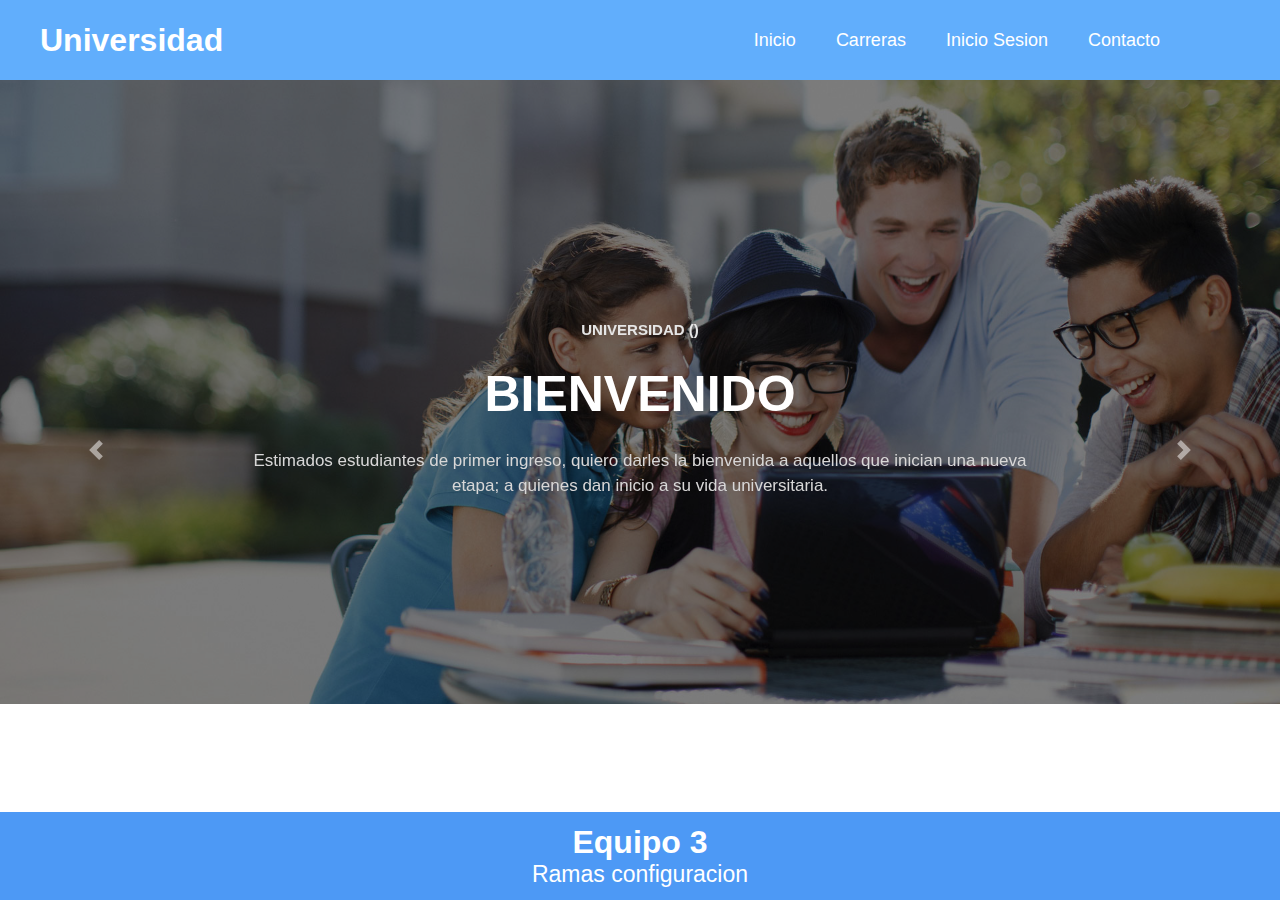
<file: index.html>
<!DOCTYPE html>

<head>
    <title>Inicio </title>
    <meta name="viewport" content="width=device-width, initial-scale=1.0">
    <link rel="stylesheet" href="css/style.css">
    <link href="//fonts.googleapis.com/css?family=Roboto:400,700,900&display=swap" rel="stylesheet">
    <link href="//fonts.googleapis.com/css2?family=Open+Sans:wght@300;400;600;700;800&display=swap" rel="stylesheet">
</head>

<body>
    <header>

        <div class="header-content">

            <div class="logo">
                <h1>Universidad</h1>
            </div>

            <div class="menu" id="show-menu">

                <nav>
                    <ul>
                        <li><a href="index.html">Inicio</a></li>
                        <li><a href="Carreras.html">Carreras</a></li>
                        <li><a href="login/index.php">Inicio Sesion</a></li>
                        <li><a href="Contacto.html">Contacto</a></li>
                    </ul>
                </nav>

            </div>

        </div>



    </header>
    <section class="w3l-banner-slider">
        <div id="carouselExampleCaptions" class="carousel slide carousel-fade" data-ride="carousel">
            <ol class="carousel-indicators">
                <li data-target="#carouselExampleCaptions" data-slide-to="0" class="active"></li>
                <li data-target="#carouselExampleCaptions" data-slide-to="1"></li>
                <li data-target="#carouselExampleCaptions" data-slide-to="2"></li>
                <li data-target="#carouselExampleCaptions" data-slide-to="3"></li>
            </ol>
            <div class="carousel-inner">
                <div class="carousel-item active" style="background-image: url('img/hero-bg.jpg')">
                    <!-- <img src="assets/images/banner.jpg" class="d-block w-100" alt="..."> -->
                    <div class="carousel-caption container">
                        <h6 class="tag-cover-9"> Universidad ()</h6>
                        <h3 class="title-cover-9">Bienvenido</h3>
                        <p class="para-cover-9">Estimados estudiantes de primer ingreso, 
                            quiero darles la bienvenida a aquellos que inician una nueva etapa; a quienes dan inicio a su vida universitaria.</p>
                    </div>
                </div>
                <div class="carousel-item" style="background-image: url('img/1.jpg')">
                    <!-- <img src="assets/images/banner-3.jpg" class="d-block w-100" alt="..."> -->
                    <div class="carousel-caption container">
                        <h6 class="tag-cover-9"> Cultura </h6>
                        <h3 class="title-cover-9">Talleres Culturales</h3>
                        <p class="para-cover-9">Los talleres culturales serían especificaciones de los talleres de ocio que, promovidos generalmente a través de asociaciones, fundaciones o centros públicos realizan propuestas de desarrollo cultural y artístico desde la dinamización y participación grupal.
                        </p>

                    </div>
                </div>
                <div class="carousel-item" style="background-image: url('img/hero-bg.jpg')">
                    <!-- <img src="assets/images/banner-2.jpg" class="d-block w-100" alt="..."> -->
                    <div class="carousel-caption container">
                        <h6 class="tag-cover-9"> Deportes</h6>
                        <h3 class="title-cover-9">Futbol</h3>
                        <p class="para-cover-9">.</p>

                    </div>
                </div>

            </div>
            <a class="carousel-control-prev" href="#carouselExampleCaptions" role="button" data-slide="prev">
                <span class="carousel-control-prev-icon" aria-hidden="true"></span>
                <span class="sr-only"></span>
            </a>
            <a class="carousel-control-next" href="#carouselExampleCaptions" role="button" data-slide="next">
                <span class="carousel-control-next-icon" aria-hidden="true"></span>
                <span class="sr-only"></span>
            </a>
        </div>
    </section>
    <div>
        <div class="container">
            <div class="">

            </div>

        </div>
    </div>
    <div class="fixed-footer">
        <h1>Equipo 3</h1>
        <p>Ramas configuracion</p>
        

    </div>




    <!-- jQuery JS -->
    <script src="js/jquery-3.4.1.slim.min.js"></script>
    <!-- Template JavaScript -->
    <script src="js/owl.carousel.js"></script>

    <script src="js/jquery.waypoints.min.js"></script>
    <script src="js/jquery.countup.js"></script>

    <!-- disable body scroll which navbar is in active -->

    <!-- Bootstrap JS -->
    <script src="js/bootstrap.min.js"></script>
</body>

</html>
</file>
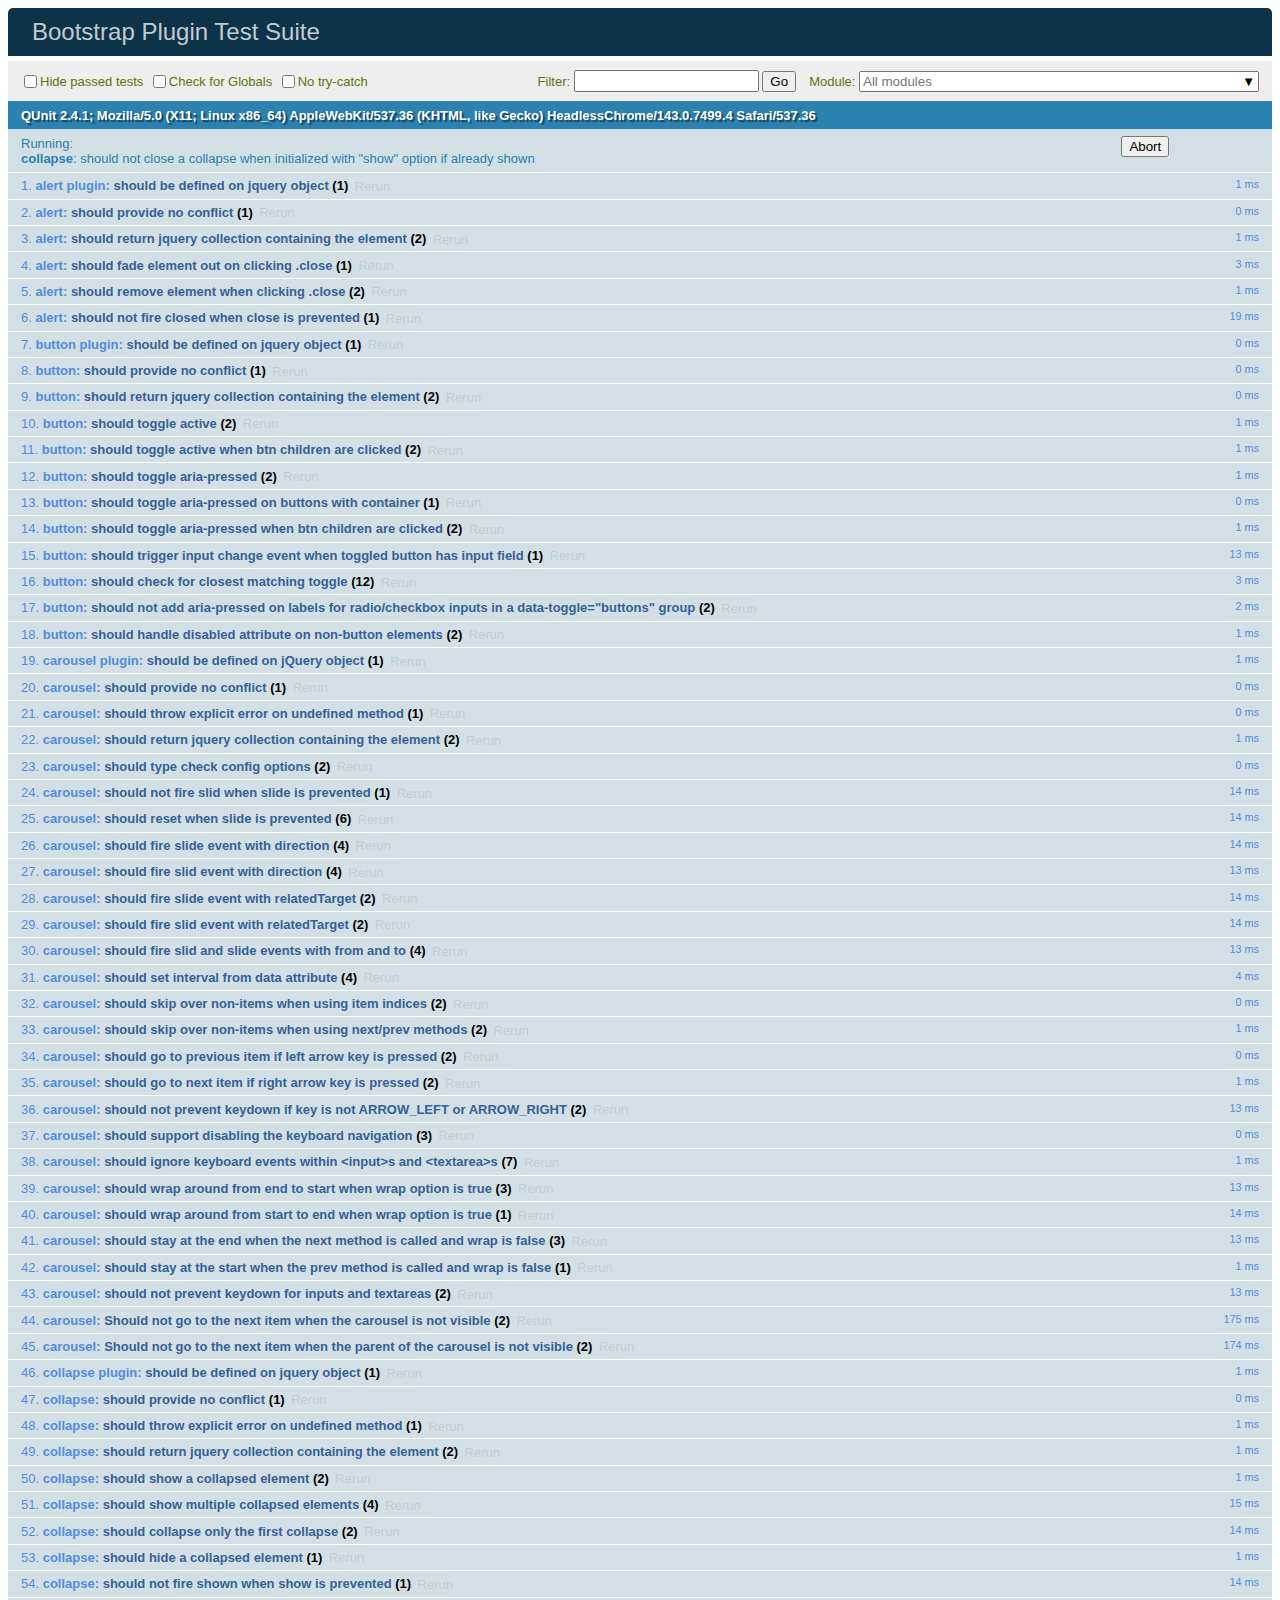
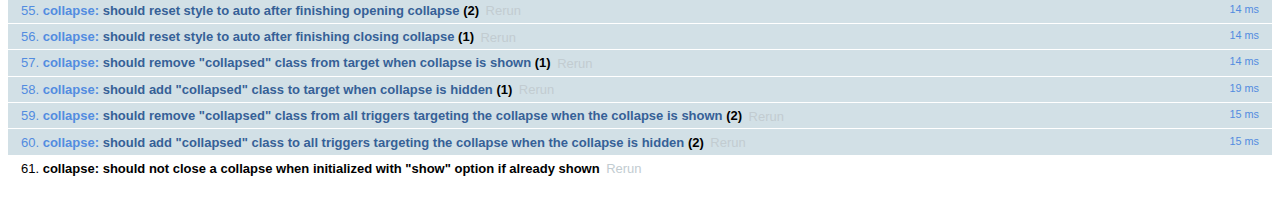
<file: buscador/css/bootstrap-4.0.0/js/tests/index.html>
<!doctype html>
<html lang="en">
  <head>
    <meta charset="utf-8">
    <meta name="viewport" content="width=device-width, initial-scale=1, shrink-to-fit=no">
    <title>Bootstrap Plugin Test Suite</title>

    <!-- jQuery -->
    <script>
      (function () {
        var path = '../../assets/js/vendor/jquery-slim.min.js'
        // get jquery param from the query string.
        var jQueryVersion = location.search.match(/[?&]jquery=(.*?)(?=&|$)/)

        // If a version was specified, use that version from our vendor folder
        if (jQueryVersion) {
          path = 'vendor/jquery-' + jQueryVersion[1] + '.min.js'
        }
        document.write('<script src="' + path + '"><\/script>')
      }())
    </script>
    <script src="../../assets/js/vendor/popper.min.js"></script>

    <!-- QUnit -->
    <link rel="stylesheet" href="vendor/qunit.css" media="screen">
    <script src="vendor/qunit.js"></script>

    <script>
      // Disable jQuery event aliases to ensure we don't accidentally use any of them
      [
        'blur',
        'focus',
        'focusin',
        'focusout',
        'resize',
        'scroll',
        'click',
        'dblclick',
        'mousedown',
        'mouseup',
        'mousemove',
        'mouseover',
        'mouseout',
        'mouseenter',
        'mouseleave',
        'change',
        'select',
        'submit',
        'keydown',
        'keypress',
        'keyup',
        'contextmenu'
      ].forEach(function(eventAlias) {
        $.fn[eventAlias] = function() {
          throw new Error('Using the ".' + eventAlias + '()" method is not allowed, so that Bootstrap can be compatible with custom jQuery builds which exclude the "event aliases" module that defines said method. See https://github.com/twbs/bootstrap/blob/master/CONTRIBUTING.md#js')
        }
      })

      // Require assert.expect in each test
      QUnit.config.requireExpects = true

      // See https://github.com/axemclion/grunt-saucelabs#test-result-details-with-qunit
      var log = []
      var testName

      QUnit.done(function(testResults) {
        var tests = []
        for (var i = 0; i < log.length; i++) {
          var details = log[i]
          tests.push({
            name: details.name,
            result: details.result,
            expected: details.expected,
            actual: details.actual,
            source: details.source
          })
        }
        testResults.tests = tests

        window.global_test_results = testResults
      })

      QUnit.testStart(function(testDetails) {
        QUnit.log(function(details) {
          if (!details.result) {
            details.name = testDetails.name
            log.push(details)
          }
        })
      })

      // Display fixture on-screen on iOS to avoid false positives
      // See https://github.com/twbs/bootstrap/pull/15955
      if (/iPhone|iPad|iPod/.test(navigator.userAgent)) {
        QUnit.begin(function() {
          $('#qunit-fixture').css({ top: 0, left: 0 })
        })

        QUnit.done(function() {
          $('#qunit-fixture').css({ top: '', left: '' })
        })
      }
    </script>

    <!-- Transpiled Plugins -->
    <script src="../dist/util.js"></script>
    <script src="../dist/alert.js"></script>
    <script src="../dist/button.js"></script>
    <script src="../dist/carousel.js"></script>
    <script src="../dist/collapse.js"></script>
    <script src="../dist/dropdown.js"></script>
    <script src="../dist/modal.js"></script>
    <script src="../dist/scrollspy.js"></script>
    <script src="../dist/tab.js"></script>
    <script src="../dist/tooltip.js"></script>
    <script src="../dist/popover.js"></script>

    <!-- Unit Tests -->
    <script src="unit/alert.js"></script>
    <script src="unit/button.js"></script>
    <script src="unit/carousel.js"></script>
    <script src="unit/collapse.js"></script>
    <script src="unit/dropdown.js"></script>
    <script src="unit/modal.js"></script>
    <script src="unit/scrollspy.js"></script>
    <script src="unit/tab.js"></script>
    <script src="unit/tooltip.js"></script>
    <script src="unit/popover.js"></script>
    <script src="unit/util.js"></script>
  </head>
  <body>
    <div id="qunit-container">
      <div id="qunit"></div>
      <div id="qunit-fixture"></div>
    </div>
  </body>
</html>
</file>
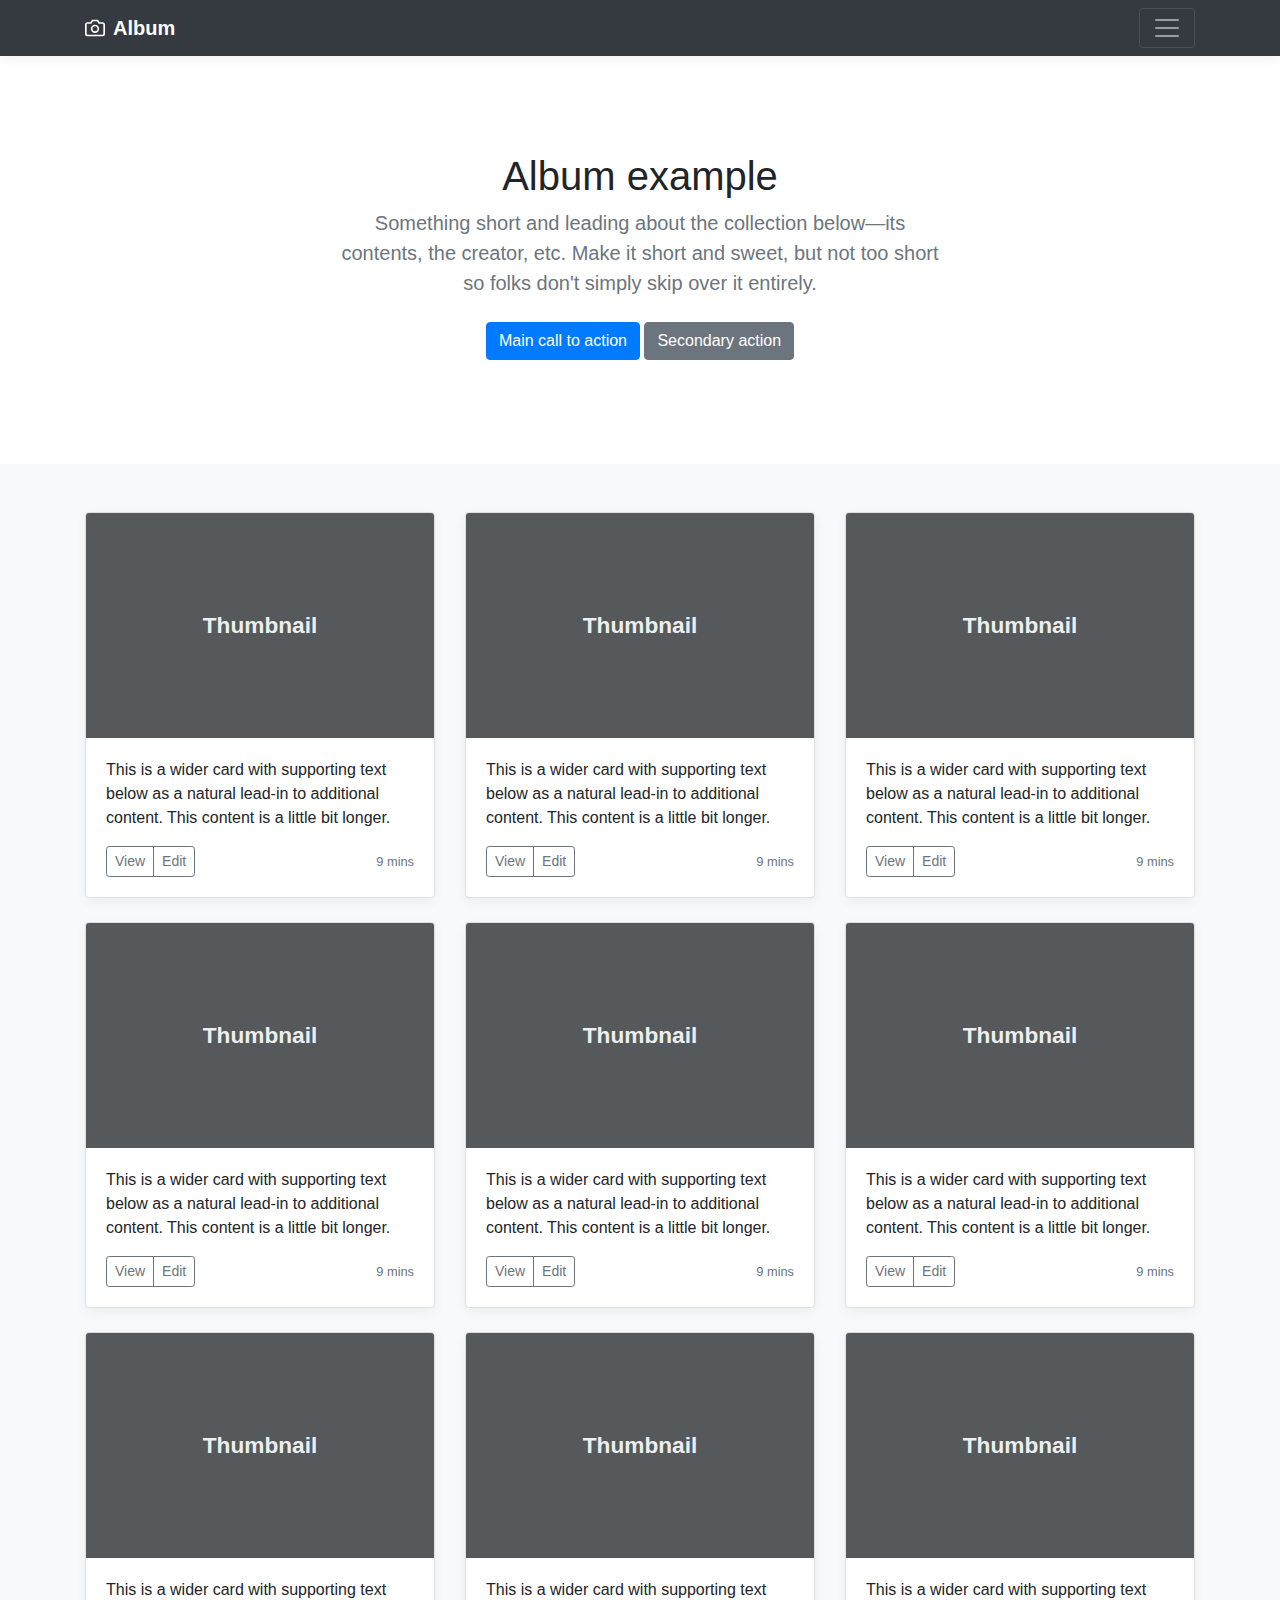
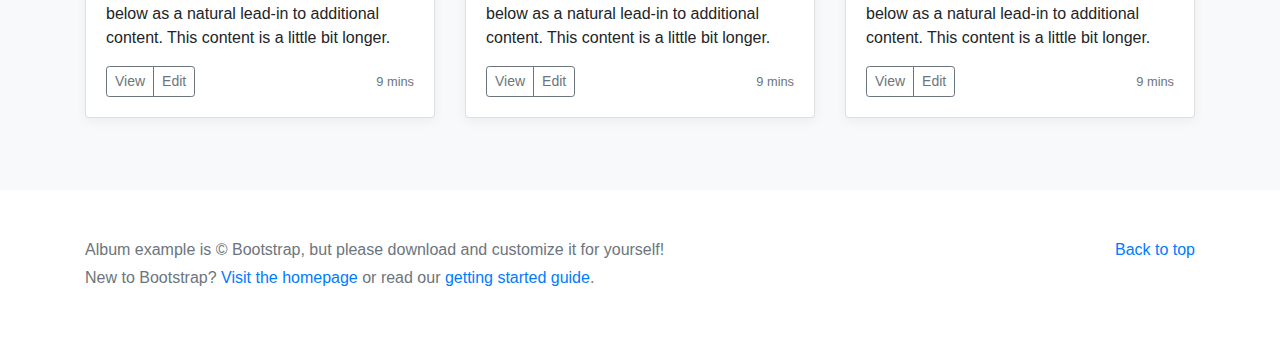
<file: buscador/css/bootstrap-4.0.0/docs/4.0/examples/album/index.html>
<!doctype html>
<html lang="en">
  <head>
    <meta charset="utf-8">
    <meta name="viewport" content="width=device-width, initial-scale=1, shrink-to-fit=no">
    <meta name="description" content="">
    <meta name="author" content="">
    <link rel="icon" href="../../../../favicon.ico">

    <title>Album example for Bootstrap</title>

    <!-- Bootstrap core CSS -->
    <link href="../../../../dist/css/bootstrap.min.css" rel="stylesheet">

    <!-- Custom styles for this template -->
    <link href="album.css" rel="stylesheet">
  </head>

  <body>

    <header>
      <div class="collapse bg-dark" id="navbarHeader">
        <div class="container">
          <div class="row">
            <div class="col-sm-8 col-md-7 py-4">
              <h4 class="text-white">About</h4>
              <p class="text-muted">Add some information about the album below, the author, or any other background context. Make it a few sentences long so folks can pick up some informative tidbits. Then, link them off to some social networking sites or contact information.</p>
            </div>
            <div class="col-sm-4 offset-md-1 py-4">
              <h4 class="text-white">Contact</h4>
              <ul class="list-unstyled">
                <li><a href="#" class="text-white">Follow on Twitter</a></li>
                <li><a href="#" class="text-white">Like on Facebook</a></li>
                <li><a href="#" class="text-white">Email me</a></li>
              </ul>
            </div>
          </div>
        </div>
      </div>
      <div class="navbar navbar-dark bg-dark box-shadow">
        <div class="container d-flex justify-content-between">
          <a href="#" class="navbar-brand d-flex align-items-center">
            <svg xmlns="http://www.w3.org/2000/svg" width="20" height="20" viewBox="0 0 24 24" fill="none" stroke="currentColor" stroke-width="2" stroke-linecap="round" stroke-linejoin="round" class="mr-2"><path d="M23 19a2 2 0 0 1-2 2H3a2 2 0 0 1-2-2V8a2 2 0 0 1 2-2h4l2-3h6l2 3h4a2 2 0 0 1 2 2z"></path><circle cx="12" cy="13" r="4"></circle></svg>
            <strong>Album</strong>
          </a>
          <button class="navbar-toggler" type="button" data-toggle="collapse" data-target="#navbarHeader" aria-controls="navbarHeader" aria-expanded="false" aria-label="Toggle navigation">
            <span class="navbar-toggler-icon"></span>
          </button>
        </div>
      </div>
    </header>

    <main role="main">

      <section class="jumbotron text-center">
        <div class="container">
          <h1 class="jumbotron-heading">Album example</h1>
          <p class="lead text-muted">Something short and leading about the collection below—its contents, the creator, etc. Make it short and sweet, but not too short so folks don't simply skip over it entirely.</p>
          <p>
            <a href="#" class="btn btn-primary my-2">Main call to action</a>
            <a href="#" class="btn btn-secondary my-2">Secondary action</a>
          </p>
        </div>
      </section>

      <div class="album py-5 bg-light">
        <div class="container">

          <div class="row">
            <div class="col-md-4">
              <div class="card mb-4 box-shadow">
                <img class="card-img-top" data-src="holder.js/100px225?theme=thumb&bg=55595c&fg=eceeef&text=Thumbnail" alt="Card image cap">
                <div class="card-body">
                  <p class="card-text">This is a wider card with supporting text below as a natural lead-in to additional content. This content is a little bit longer.</p>
                  <div class="d-flex justify-content-between align-items-center">
                    <div class="btn-group">
                      <button type="button" class="btn btn-sm btn-outline-secondary">View</button>
                      <button type="button" class="btn btn-sm btn-outline-secondary">Edit</button>
                    </div>
                    <small class="text-muted">9 mins</small>
                  </div>
                </div>
              </div>
            </div>
            <div class="col-md-4">
              <div class="card mb-4 box-shadow">
                <img class="card-img-top" data-src="holder.js/100px225?theme=thumb&bg=55595c&fg=eceeef&text=Thumbnail" alt="Card image cap">
                <div class="card-body">
                  <p class="card-text">This is a wider card with supporting text below as a natural lead-in to additional content. This content is a little bit longer.</p>
                  <div class="d-flex justify-content-between align-items-center">
                    <div class="btn-group">
                      <button type="button" class="btn btn-sm btn-outline-secondary">View</button>
                      <button type="button" class="btn btn-sm btn-outline-secondary">Edit</button>
                    </div>
                    <small class="text-muted">9 mins</small>
                  </div>
                </div>
              </div>
            </div>
            <div class="col-md-4">
              <div class="card mb-4 box-shadow">
                <img class="card-img-top" data-src="holder.js/100px225?theme=thumb&bg=55595c&fg=eceeef&text=Thumbnail" alt="Card image cap">
                <div class="card-body">
                  <p class="card-text">This is a wider card with supporting text below as a natural lead-in to additional content. This content is a little bit longer.</p>
                  <div class="d-flex justify-content-between align-items-center">
                    <div class="btn-group">
                      <button type="button" class="btn btn-sm btn-outline-secondary">View</button>
                      <button type="button" class="btn btn-sm btn-outline-secondary">Edit</button>
                    </div>
                    <small class="text-muted">9 mins</small>
                  </div>
                </div>
              </div>
            </div>

            <div class="col-md-4">
              <div class="card mb-4 box-shadow">
                <img class="card-img-top" data-src="holder.js/100px225?theme=thumb&bg=55595c&fg=eceeef&text=Thumbnail" alt="Card image cap">
                <div class="card-body">
                  <p class="card-text">This is a wider card with supporting text below as a natural lead-in to additional content. This content is a little bit longer.</p>
                  <div class="d-flex justify-content-between align-items-center">
                    <div class="btn-group">
                      <button type="button" class="btn btn-sm btn-outline-secondary">View</button>
                      <button type="button" class="btn btn-sm btn-outline-secondary">Edit</button>
                    </div>
                    <small class="text-muted">9 mins</small>
                  </div>
                </div>
              </div>
            </div>
            <div class="col-md-4">
              <div class="card mb-4 box-shadow">
                <img class="card-img-top" data-src="holder.js/100px225?theme=thumb&bg=55595c&fg=eceeef&text=Thumbnail" alt="Card image cap">
                <div class="card-body">
                  <p class="card-text">This is a wider card with supporting text below as a natural lead-in to additional content. This content is a little bit longer.</p>
                  <div class="d-flex justify-content-between align-items-center">
                    <div class="btn-group">
                      <button type="button" class="btn btn-sm btn-outline-secondary">View</button>
                      <button type="button" class="btn btn-sm btn-outline-secondary">Edit</button>
                    </div>
                    <small class="text-muted">9 mins</small>
                  </div>
                </div>
              </div>
            </div>
            <div class="col-md-4">
              <div class="card mb-4 box-shadow">
                <img class="card-img-top" data-src="holder.js/100px225?theme=thumb&bg=55595c&fg=eceeef&text=Thumbnail" alt="Card image cap">
                <div class="card-body">
                  <p class="card-text">This is a wider card with supporting text below as a natural lead-in to additional content. This content is a little bit longer.</p>
                  <div class="d-flex justify-content-between align-items-center">
                    <div class="btn-group">
                      <button type="button" class="btn btn-sm btn-outline-secondary">View</button>
                      <button type="button" class="btn btn-sm btn-outline-secondary">Edit</button>
                    </div>
                    <small class="text-muted">9 mins</small>
                  </div>
                </div>
              </div>
            </div>

            <div class="col-md-4">
              <div class="card mb-4 box-shadow">
                <img class="card-img-top" data-src="holder.js/100px225?theme=thumb&bg=55595c&fg=eceeef&text=Thumbnail" alt="Card image cap">
                <div class="card-body">
                  <p class="card-text">This is a wider card with supporting text below as a natural lead-in to additional content. This content is a little bit longer.</p>
                  <div class="d-flex justify-content-between align-items-center">
                    <div class="btn-group">
                      <button type="button" class="btn btn-sm btn-outline-secondary">View</button>
                      <button type="button" class="btn btn-sm btn-outline-secondary">Edit</button>
                    </div>
                    <small class="text-muted">9 mins</small>
                  </div>
                </div>
              </div>
            </div>
            <div class="col-md-4">
              <div class="card mb-4 box-shadow">
                <img class="card-img-top" data-src="holder.js/100px225?theme=thumb&bg=55595c&fg=eceeef&text=Thumbnail" alt="Card image cap">
                <div class="card-body">
                  <p class="card-text">This is a wider card with supporting text below as a natural lead-in to additional content. This content is a little bit longer.</p>
                  <div class="d-flex justify-content-between align-items-center">
                    <div class="btn-group">
                      <button type="button" class="btn btn-sm btn-outline-secondary">View</button>
                      <button type="button" class="btn btn-sm btn-outline-secondary">Edit</button>
                    </div>
                    <small class="text-muted">9 mins</small>
                  </div>
                </div>
              </div>
            </div>
            <div class="col-md-4">
              <div class="card mb-4 box-shadow">
                <img class="card-img-top" data-src="holder.js/100px225?theme=thumb&bg=55595c&fg=eceeef&text=Thumbnail" alt="Card image cap">
                <div class="card-body">
                  <p class="card-text">This is a wider card with supporting text below as a natural lead-in to additional content. This content is a little bit longer.</p>
                  <div class="d-flex justify-content-between align-items-center">
                    <div class="btn-group">
                      <button type="button" class="btn btn-sm btn-outline-secondary">View</button>
                      <button type="button" class="btn btn-sm btn-outline-secondary">Edit</button>
                    </div>
                    <small class="text-muted">9 mins</small>
                  </div>
                </div>
              </div>
            </div>
          </div>
        </div>
      </div>

    </main>

    <footer class="text-muted">
      <div class="container">
        <p class="float-right">
          <a href="#">Back to top</a>
        </p>
        <p>Album example is &copy; Bootstrap, but please download and customize it for yourself!</p>
        <p>New to Bootstrap? <a href="../../">Visit the homepage</a> or read our <a href="../../getting-started/">getting started guide</a>.</p>
      </div>
    </footer>

    <!-- Bootstrap core JavaScript
    ================================================== -->
    <!-- Placed at the end of the document so the pages load faster -->
    <script src="https://code.jquery.com/jquery-3.2.1.slim.min.js" integrity="sha384-KJ3o2DKtIkvYIK3UENzmM7KCkRr/rE9/Qpg6aAZGJwFDMVNA/GpGFF93hXpG5KkN" crossorigin="anonymous"></script>
    <script>window.jQuery || document.write('<script src="../../../../assets/js/vendor/jquery-slim.min.js"><\/script>')</script>
    <script src="../../../../assets/js/vendor/popper.min.js"></script>
    <script src="../../../../dist/js/bootstrap.min.js"></script>
    <script src="../../../../assets/js/vendor/holder.min.js"></script>
  </body>
</html>
</file>
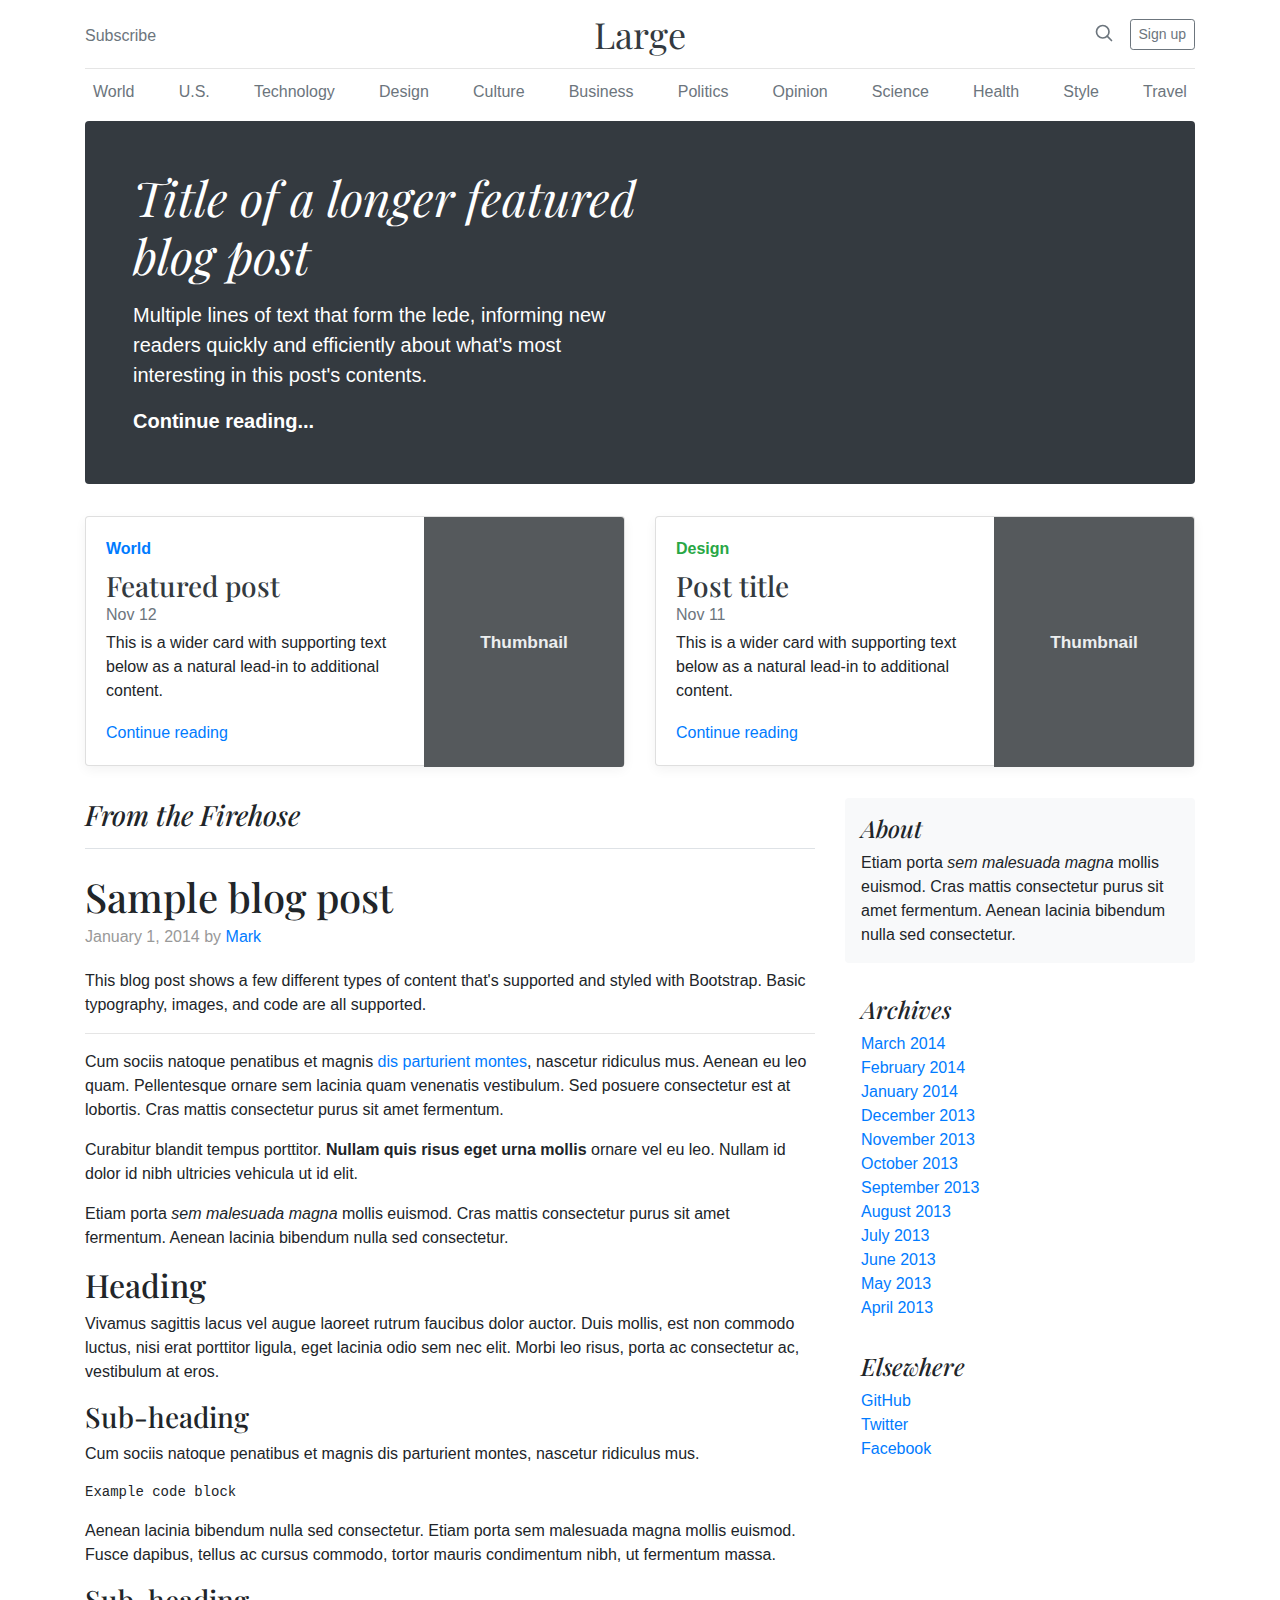
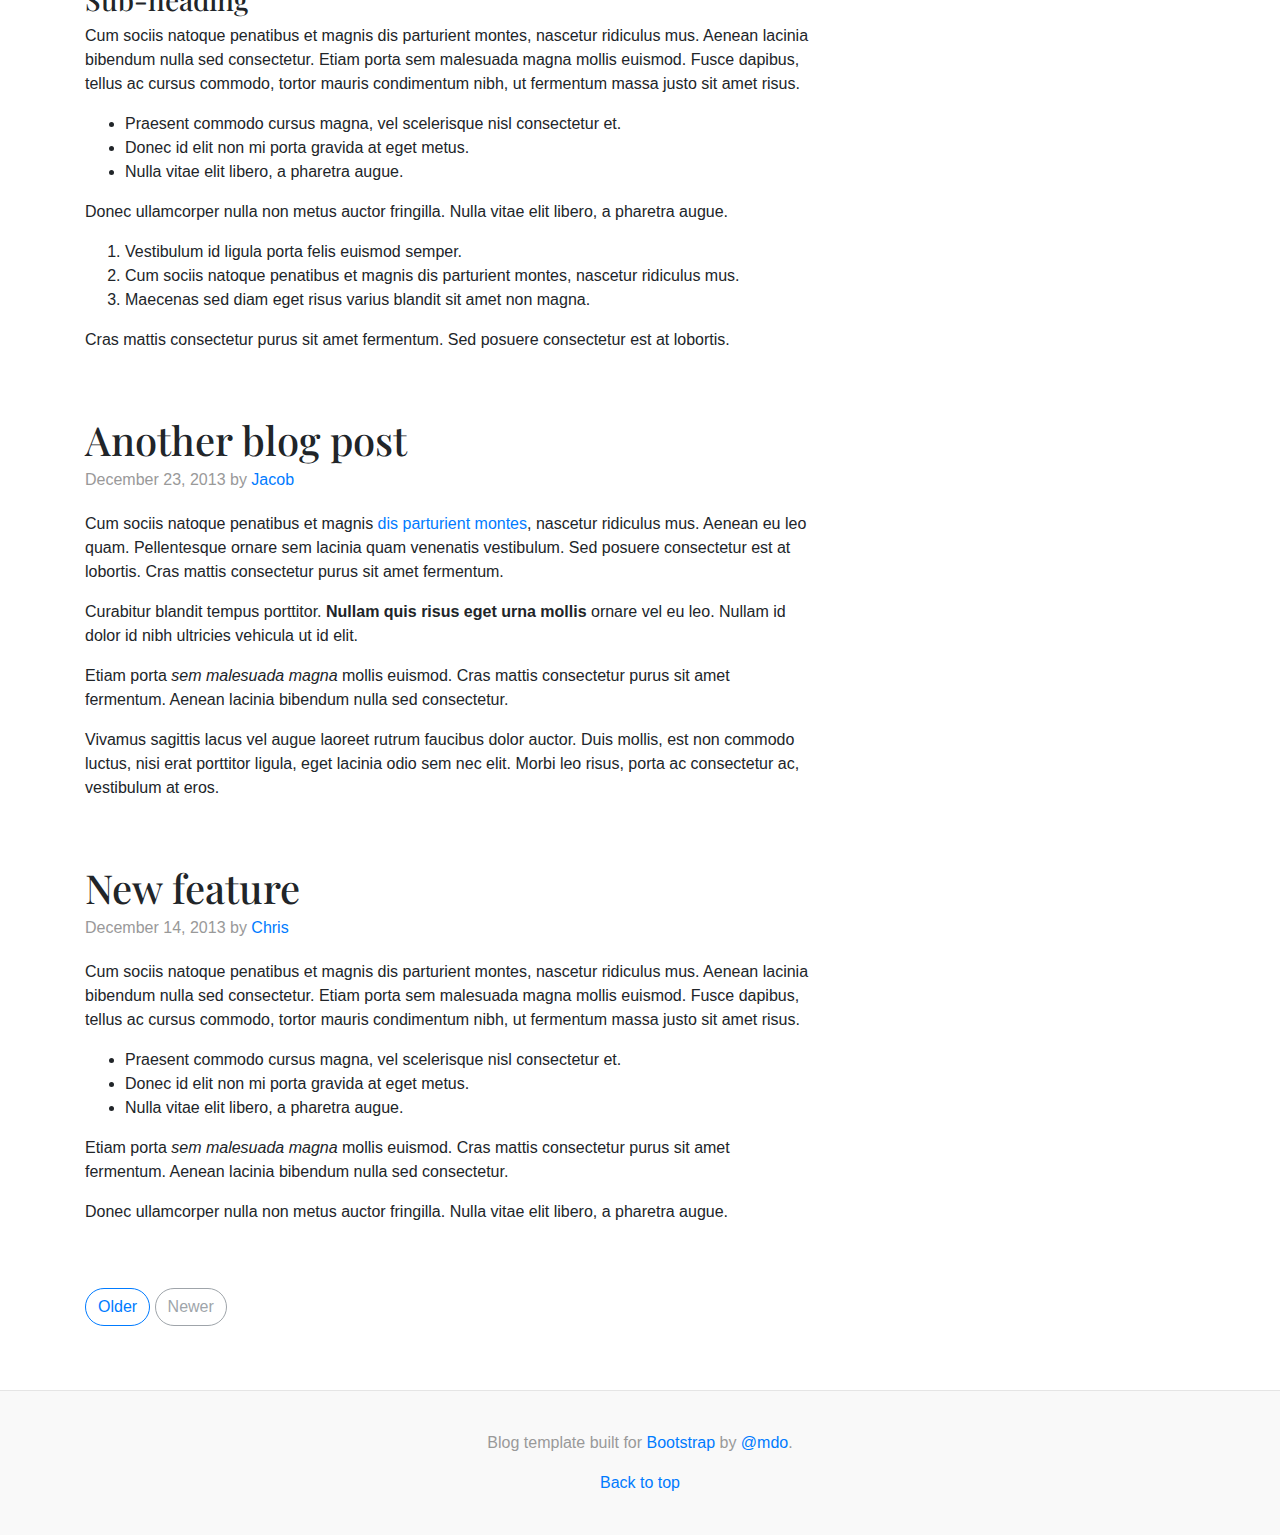
<file: buscador/css/bootstrap-4.0.0/docs/4.0/examples/blog/index.html>
<!doctype html>
<html lang="en">
  <head>
    <meta charset="utf-8">
    <meta name="viewport" content="width=device-width, initial-scale=1, shrink-to-fit=no">
    <meta name="description" content="">
    <meta name="author" content="">
    <link rel="icon" href="../../../../favicon.ico">

    <title>Blog Template for Bootstrap</title>

    <!-- Bootstrap core CSS -->
    <link href="../../../../dist/css/bootstrap.min.css" rel="stylesheet">

    <!-- Custom styles for this template -->
    <link href="https://fonts.googleapis.com/css?family=Playfair+Display:700,900" rel="stylesheet">
    <link href="blog.css" rel="stylesheet">
  </head>

  <body>

    <div class="container">
      <header class="blog-header py-3">
        <div class="row flex-nowrap justify-content-between align-items-center">
          <div class="col-4 pt-1">
            <a class="text-muted" href="#">Subscribe</a>
          </div>
          <div class="col-4 text-center">
            <a class="blog-header-logo text-dark" href="#">Large</a>
          </div>
          <div class="col-4 d-flex justify-content-end align-items-center">
            <a class="text-muted" href="#">
              <svg xmlns="http://www.w3.org/2000/svg" width="20" height="20" viewBox="0 0 24 24" fill="none" stroke="currentColor" stroke-width="2" stroke-linecap="round" stroke-linejoin="round" class="mx-3"><circle cx="10.5" cy="10.5" r="7.5"></circle><line x1="21" y1="21" x2="15.8" y2="15.8"></line></svg>
            </a>
            <a class="btn btn-sm btn-outline-secondary" href="#">Sign up</a>
          </div>
        </div>
      </header>

      <div class="nav-scroller py-1 mb-2">
        <nav class="nav d-flex justify-content-between">
          <a class="p-2 text-muted" href="#">World</a>
          <a class="p-2 text-muted" href="#">U.S.</a>
          <a class="p-2 text-muted" href="#">Technology</a>
          <a class="p-2 text-muted" href="#">Design</a>
          <a class="p-2 text-muted" href="#">Culture</a>
          <a class="p-2 text-muted" href="#">Business</a>
          <a class="p-2 text-muted" href="#">Politics</a>
          <a class="p-2 text-muted" href="#">Opinion</a>
          <a class="p-2 text-muted" href="#">Science</a>
          <a class="p-2 text-muted" href="#">Health</a>
          <a class="p-2 text-muted" href="#">Style</a>
          <a class="p-2 text-muted" href="#">Travel</a>
        </nav>
      </div>

      <div class="jumbotron p-3 p-md-5 text-white rounded bg-dark">
        <div class="col-md-6 px-0">
          <h1 class="display-4 font-italic">Title of a longer featured blog post</h1>
          <p class="lead my-3">Multiple lines of text that form the lede, informing new readers quickly and efficiently about what's most interesting in this post's contents.</p>
          <p class="lead mb-0"><a href="#" class="text-white font-weight-bold">Continue reading...</a></p>
        </div>
      </div>

      <div class="row mb-2">
        <div class="col-md-6">
          <div class="card flex-md-row mb-4 box-shadow h-md-250">
            <div class="card-body d-flex flex-column align-items-start">
              <strong class="d-inline-block mb-2 text-primary">World</strong>
              <h3 class="mb-0">
                <a class="text-dark" href="#">Featured post</a>
              </h3>
              <div class="mb-1 text-muted">Nov 12</div>
              <p class="card-text mb-auto">This is a wider card with supporting text below as a natural lead-in to additional content.</p>
              <a href="#">Continue reading</a>
            </div>
            <img class="card-img-right flex-auto d-none d-md-block" data-src="holder.js/200x250?theme=thumb" alt="Card image cap">
          </div>
        </div>
        <div class="col-md-6">
          <div class="card flex-md-row mb-4 box-shadow h-md-250">
            <div class="card-body d-flex flex-column align-items-start">
              <strong class="d-inline-block mb-2 text-success">Design</strong>
              <h3 class="mb-0">
                <a class="text-dark" href="#">Post title</a>
              </h3>
              <div class="mb-1 text-muted">Nov 11</div>
              <p class="card-text mb-auto">This is a wider card with supporting text below as a natural lead-in to additional content.</p>
              <a href="#">Continue reading</a>
            </div>
            <img class="card-img-right flex-auto d-none d-md-block" data-src="holder.js/200x250?theme=thumb" alt="Card image cap">
          </div>
        </div>
      </div>
    </div>

    <main role="main" class="container">
      <div class="row">
        <div class="col-md-8 blog-main">
          <h3 class="pb-3 mb-4 font-italic border-bottom">
            From the Firehose
          </h3>

          <div class="blog-post">
            <h2 class="blog-post-title">Sample blog post</h2>
            <p class="blog-post-meta">January 1, 2014 by <a href="#">Mark</a></p>

            <p>This blog post shows a few different types of content that's supported and styled with Bootstrap. Basic typography, images, and code are all supported.</p>
            <hr>
            <p>Cum sociis natoque penatibus et magnis <a href="#">dis parturient montes</a>, nascetur ridiculus mus. Aenean eu leo quam. Pellentesque ornare sem lacinia quam venenatis vestibulum. Sed posuere consectetur est at lobortis. Cras mattis consectetur purus sit amet fermentum.</p>
            <blockquote>
              <p>Curabitur blandit tempus porttitor. <strong>Nullam quis risus eget urna mollis</strong> ornare vel eu leo. Nullam id dolor id nibh ultricies vehicula ut id elit.</p>
            </blockquote>
            <p>Etiam porta <em>sem malesuada magna</em> mollis euismod. Cras mattis consectetur purus sit amet fermentum. Aenean lacinia bibendum nulla sed consectetur.</p>
            <h2>Heading</h2>
            <p>Vivamus sagittis lacus vel augue laoreet rutrum faucibus dolor auctor. Duis mollis, est non commodo luctus, nisi erat porttitor ligula, eget lacinia odio sem nec elit. Morbi leo risus, porta ac consectetur ac, vestibulum at eros.</p>
            <h3>Sub-heading</h3>
            <p>Cum sociis natoque penatibus et magnis dis parturient montes, nascetur ridiculus mus.</p>
            <pre><code>Example code block</code></pre>
            <p>Aenean lacinia bibendum nulla sed consectetur. Etiam porta sem malesuada magna mollis euismod. Fusce dapibus, tellus ac cursus commodo, tortor mauris condimentum nibh, ut fermentum massa.</p>
            <h3>Sub-heading</h3>
            <p>Cum sociis natoque penatibus et magnis dis parturient montes, nascetur ridiculus mus. Aenean lacinia bibendum nulla sed consectetur. Etiam porta sem malesuada magna mollis euismod. Fusce dapibus, tellus ac cursus commodo, tortor mauris condimentum nibh, ut fermentum massa justo sit amet risus.</p>
            <ul>
              <li>Praesent commodo cursus magna, vel scelerisque nisl consectetur et.</li>
              <li>Donec id elit non mi porta gravida at eget metus.</li>
              <li>Nulla vitae elit libero, a pharetra augue.</li>
            </ul>
            <p>Donec ullamcorper nulla non metus auctor fringilla. Nulla vitae elit libero, a pharetra augue.</p>
            <ol>
              <li>Vestibulum id ligula porta felis euismod semper.</li>
              <li>Cum sociis natoque penatibus et magnis dis parturient montes, nascetur ridiculus mus.</li>
              <li>Maecenas sed diam eget risus varius blandit sit amet non magna.</li>
            </ol>
            <p>Cras mattis consectetur purus sit amet fermentum. Sed posuere consectetur est at lobortis.</p>
          </div><!-- /.blog-post -->

          <div class="blog-post">
            <h2 class="blog-post-title">Another blog post</h2>
            <p class="blog-post-meta">December 23, 2013 by <a href="#">Jacob</a></p>

            <p>Cum sociis natoque penatibus et magnis <a href="#">dis parturient montes</a>, nascetur ridiculus mus. Aenean eu leo quam. Pellentesque ornare sem lacinia quam venenatis vestibulum. Sed posuere consectetur est at lobortis. Cras mattis consectetur purus sit amet fermentum.</p>
            <blockquote>
              <p>Curabitur blandit tempus porttitor. <strong>Nullam quis risus eget urna mollis</strong> ornare vel eu leo. Nullam id dolor id nibh ultricies vehicula ut id elit.</p>
            </blockquote>
            <p>Etiam porta <em>sem malesuada magna</em> mollis euismod. Cras mattis consectetur purus sit amet fermentum. Aenean lacinia bibendum nulla sed consectetur.</p>
            <p>Vivamus sagittis lacus vel augue laoreet rutrum faucibus dolor auctor. Duis mollis, est non commodo luctus, nisi erat porttitor ligula, eget lacinia odio sem nec elit. Morbi leo risus, porta ac consectetur ac, vestibulum at eros.</p>
          </div><!-- /.blog-post -->

          <div class="blog-post">
            <h2 class="blog-post-title">New feature</h2>
            <p class="blog-post-meta">December 14, 2013 by <a href="#">Chris</a></p>

            <p>Cum sociis natoque penatibus et magnis dis parturient montes, nascetur ridiculus mus. Aenean lacinia bibendum nulla sed consectetur. Etiam porta sem malesuada magna mollis euismod. Fusce dapibus, tellus ac cursus commodo, tortor mauris condimentum nibh, ut fermentum massa justo sit amet risus.</p>
            <ul>
              <li>Praesent commodo cursus magna, vel scelerisque nisl consectetur et.</li>
              <li>Donec id elit non mi porta gravida at eget metus.</li>
              <li>Nulla vitae elit libero, a pharetra augue.</li>
            </ul>
            <p>Etiam porta <em>sem malesuada magna</em> mollis euismod. Cras mattis consectetur purus sit amet fermentum. Aenean lacinia bibendum nulla sed consectetur.</p>
            <p>Donec ullamcorper nulla non metus auctor fringilla. Nulla vitae elit libero, a pharetra augue.</p>
          </div><!-- /.blog-post -->

          <nav class="blog-pagination">
            <a class="btn btn-outline-primary" href="#">Older</a>
            <a class="btn btn-outline-secondary disabled" href="#">Newer</a>
          </nav>

        </div><!-- /.blog-main -->

        <aside class="col-md-4 blog-sidebar">
          <div class="p-3 mb-3 bg-light rounded">
            <h4 class="font-italic">About</h4>
            <p class="mb-0">Etiam porta <em>sem malesuada magna</em> mollis euismod. Cras mattis consectetur purus sit amet fermentum. Aenean lacinia bibendum nulla sed consectetur.</p>
          </div>

          <div class="p-3">
            <h4 class="font-italic">Archives</h4>
            <ol class="list-unstyled mb-0">
              <li><a href="#">March 2014</a></li>
              <li><a href="#">February 2014</a></li>
              <li><a href="#">January 2014</a></li>
              <li><a href="#">December 2013</a></li>
              <li><a href="#">November 2013</a></li>
              <li><a href="#">October 2013</a></li>
              <li><a href="#">September 2013</a></li>
              <li><a href="#">August 2013</a></li>
              <li><a href="#">July 2013</a></li>
              <li><a href="#">June 2013</a></li>
              <li><a href="#">May 2013</a></li>
              <li><a href="#">April 2013</a></li>
            </ol>
          </div>

          <div class="p-3">
            <h4 class="font-italic">Elsewhere</h4>
            <ol class="list-unstyled">
              <li><a href="#">GitHub</a></li>
              <li><a href="#">Twitter</a></li>
              <li><a href="#">Facebook</a></li>
            </ol>
          </div>
        </aside><!-- /.blog-sidebar -->

      </div><!-- /.row -->

    </main><!-- /.container -->

    <footer class="blog-footer">
      <p>Blog template built for <a href="https://getbootstrap.com/">Bootstrap</a> by <a href="https://twitter.com/mdo">@mdo</a>.</p>
      <p>
        <a href="#">Back to top</a>
      </p>
    </footer>

    <!-- Bootstrap core JavaScript
    ================================================== -->
    <!-- Placed at the end of the document so the pages load faster -->
    <script src="https://code.jquery.com/jquery-3.2.1.slim.min.js" integrity="sha384-KJ3o2DKtIkvYIK3UENzmM7KCkRr/rE9/Qpg6aAZGJwFDMVNA/GpGFF93hXpG5KkN" crossorigin="anonymous"></script>
    <script>window.jQuery || document.write('<script src="../../../../assets/js/vendor/jquery-slim.min.js"><\/script>')</script>
    <script src="../../../../assets/js/vendor/popper.min.js"></script>
    <script src="../../../../dist/js/bootstrap.min.js"></script>
    <script src="../../../../assets/js/vendor/holder.min.js"></script>
    <script>
      Holder.addTheme('thumb', {
        bg: '#55595c',
        fg: '#eceeef',
        text: 'Thumbnail'
      });
    </script>
  </body>
</html>
</file>
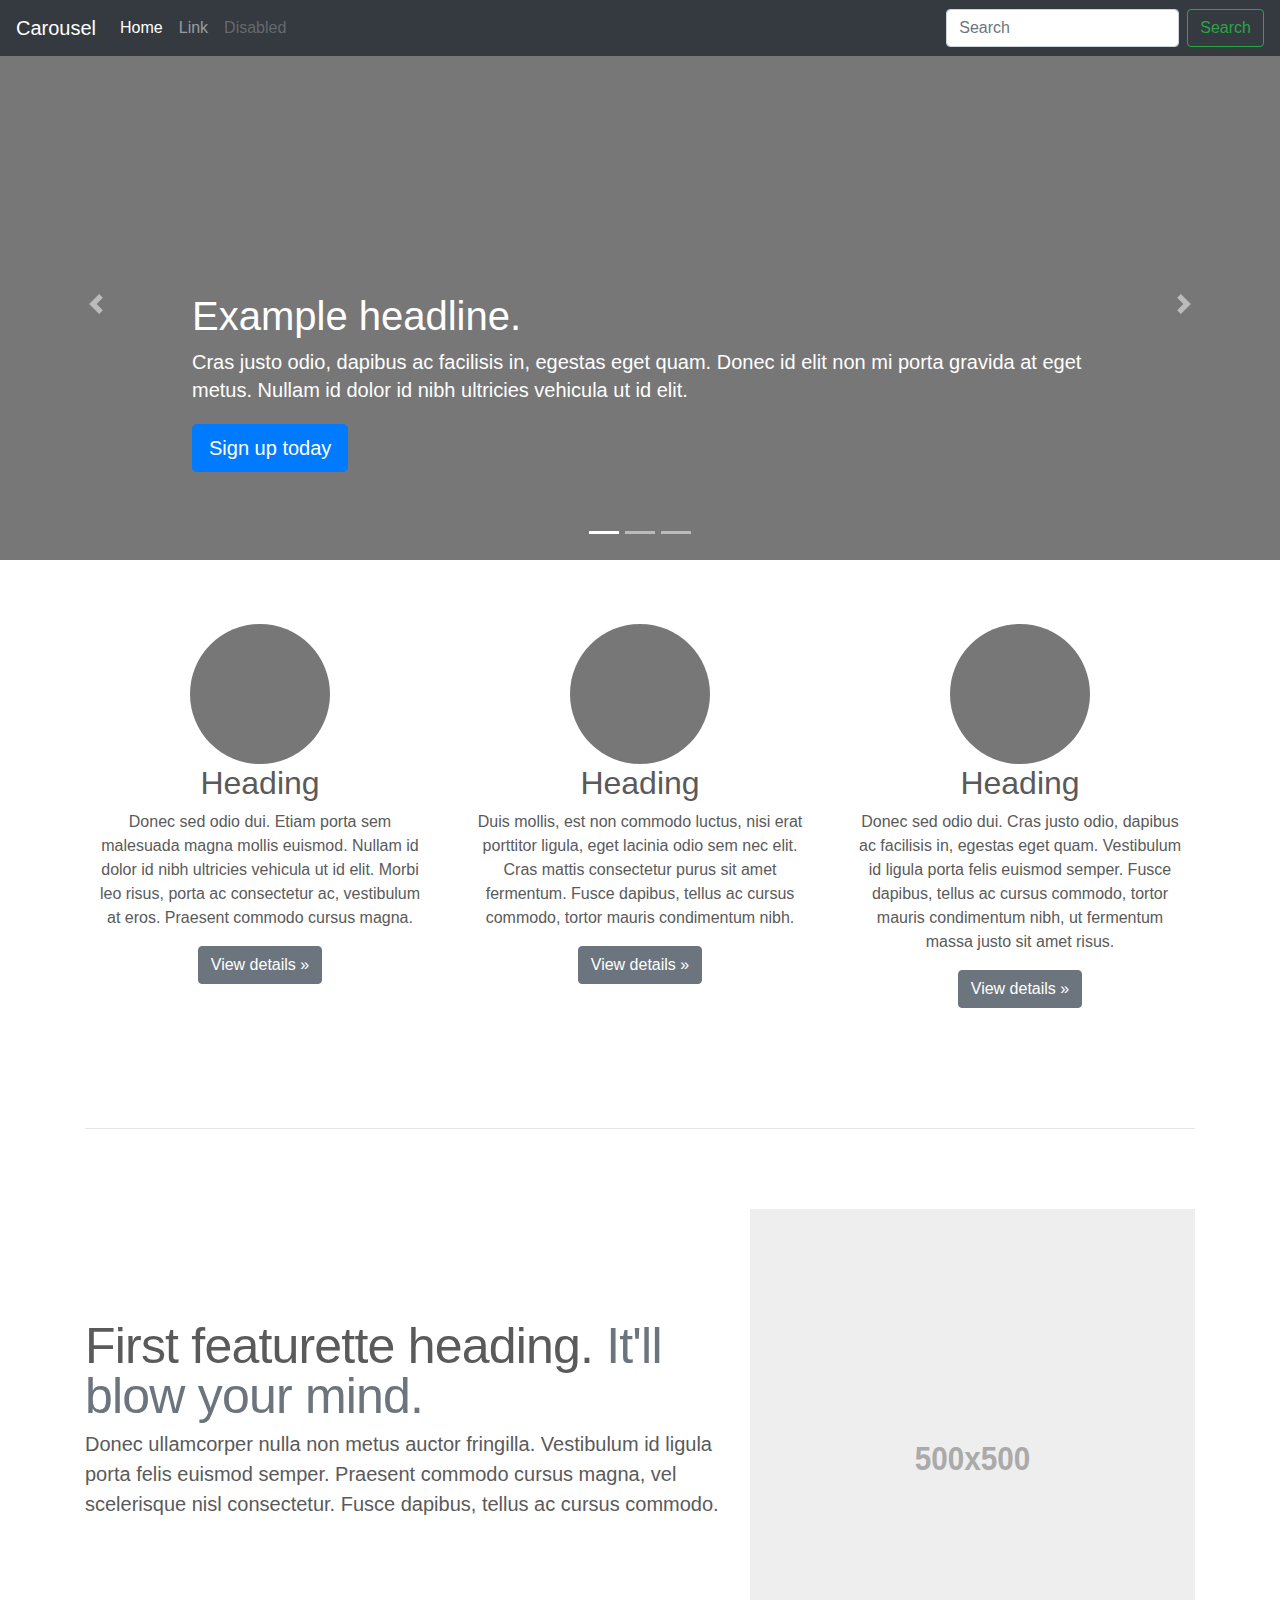
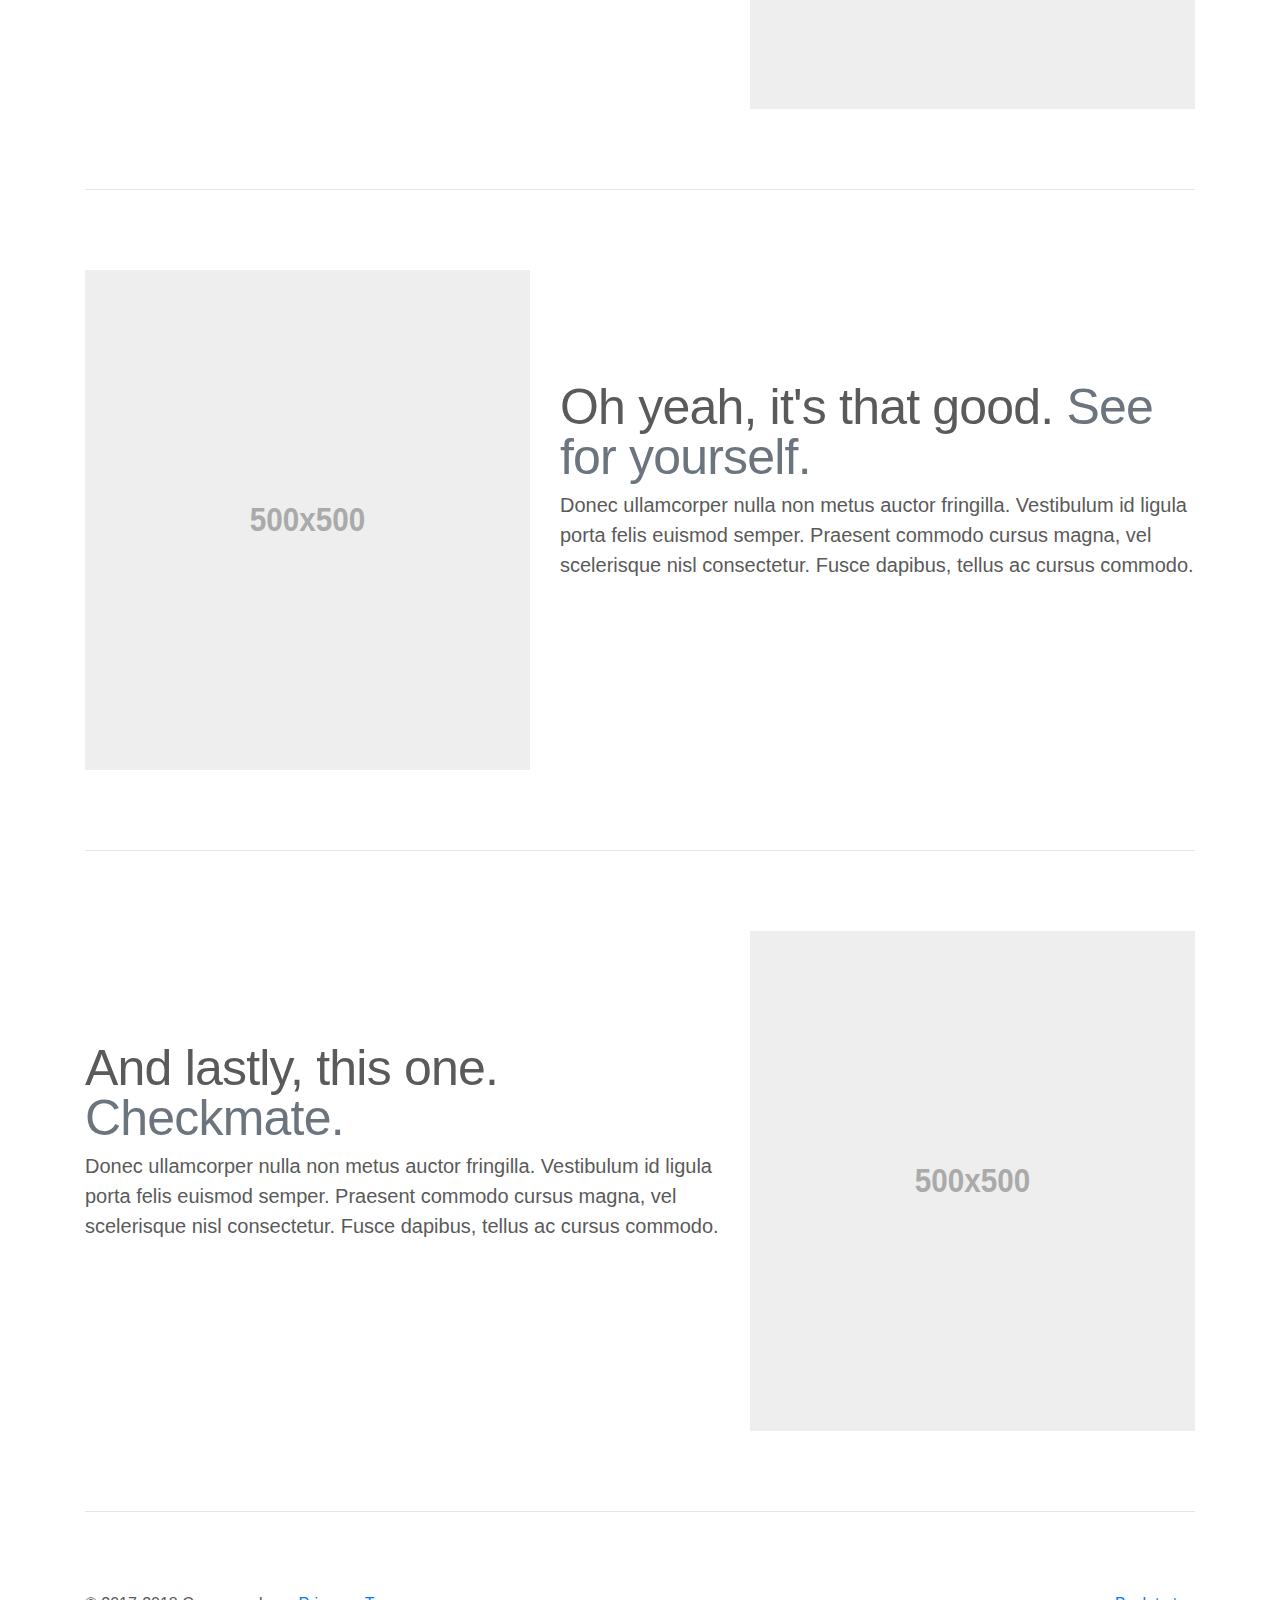
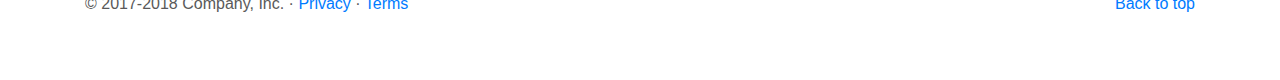
<file: buscador/css/bootstrap-4.0.0/docs/4.0/examples/carousel/index.html>
<!doctype html>
<html lang="en">
  <head>
    <meta charset="utf-8">
    <meta name="viewport" content="width=device-width, initial-scale=1, shrink-to-fit=no">
    <meta name="description" content="">
    <meta name="author" content="">
    <link rel="icon" href="../../../../favicon.ico">

    <title>Carousel Template for Bootstrap</title>

    <!-- Bootstrap core CSS -->
    <link href="../../../../dist/css/bootstrap.min.css" rel="stylesheet">

    <!-- Custom styles for this template -->
    <link href="carousel.css" rel="stylesheet">
  </head>
  <body>

    <header>
      <nav class="navbar navbar-expand-md navbar-dark fixed-top bg-dark">
        <a class="navbar-brand" href="#">Carousel</a>
        <button class="navbar-toggler" type="button" data-toggle="collapse" data-target="#navbarCollapse" aria-controls="navbarCollapse" aria-expanded="false" aria-label="Toggle navigation">
          <span class="navbar-toggler-icon"></span>
        </button>
        <div class="collapse navbar-collapse" id="navbarCollapse">
          <ul class="navbar-nav mr-auto">
            <li class="nav-item active">
              <a class="nav-link" href="#">Home <span class="sr-only">(current)</span></a>
            </li>
            <li class="nav-item">
              <a class="nav-link" href="#">Link</a>
            </li>
            <li class="nav-item">
              <a class="nav-link disabled" href="#">Disabled</a>
            </li>
          </ul>
          <form class="form-inline mt-2 mt-md-0">
            <input class="form-control mr-sm-2" type="text" placeholder="Search" aria-label="Search">
            <button class="btn btn-outline-success my-2 my-sm-0" type="submit">Search</button>
          </form>
        </div>
      </nav>
    </header>

    <main role="main">

      <div id="myCarousel" class="carousel slide" data-ride="carousel">
        <ol class="carousel-indicators">
          <li data-target="#myCarousel" data-slide-to="0" class="active"></li>
          <li data-target="#myCarousel" data-slide-to="1"></li>
          <li data-target="#myCarousel" data-slide-to="2"></li>
        </ol>
        <div class="carousel-inner">
          <div class="carousel-item active">
            <img class="first-slide" src="[data-uri]" alt="First slide">
            <div class="container">
              <div class="carousel-caption text-left">
                <h1>Example headline.</h1>
                <p>Cras justo odio, dapibus ac facilisis in, egestas eget quam. Donec id elit non mi porta gravida at eget metus. Nullam id dolor id nibh ultricies vehicula ut id elit.</p>
                <p><a class="btn btn-lg btn-primary" href="#" role="button">Sign up today</a></p>
              </div>
            </div>
          </div>
          <div class="carousel-item">
            <img class="second-slide" src="[data-uri]" alt="Second slide">
            <div class="container">
              <div class="carousel-caption">
                <h1>Another example headline.</h1>
                <p>Cras justo odio, dapibus ac facilisis in, egestas eget quam. Donec id elit non mi porta gravida at eget metus. Nullam id dolor id nibh ultricies vehicula ut id elit.</p>
                <p><a class="btn btn-lg btn-primary" href="#" role="button">Learn more</a></p>
              </div>
            </div>
          </div>
          <div class="carousel-item">
            <img class="third-slide" src="[data-uri]" alt="Third slide">
            <div class="container">
              <div class="carousel-caption text-right">
                <h1>One more for good measure.</h1>
                <p>Cras justo odio, dapibus ac facilisis in, egestas eget quam. Donec id elit non mi porta gravida at eget metus. Nullam id dolor id nibh ultricies vehicula ut id elit.</p>
                <p><a class="btn btn-lg btn-primary" href="#" role="button">Browse gallery</a></p>
              </div>
            </div>
          </div>
        </div>
        <a class="carousel-control-prev" href="#myCarousel" role="button" data-slide="prev">
          <span class="carousel-control-prev-icon" aria-hidden="true"></span>
          <span class="sr-only">Previous</span>
        </a>
        <a class="carousel-control-next" href="#myCarousel" role="button" data-slide="next">
          <span class="carousel-control-next-icon" aria-hidden="true"></span>
          <span class="sr-only">Next</span>
        </a>
      </div>


      <!-- Marketing messaging and featurettes
      ================================================== -->
      <!-- Wrap the rest of the page in another container to center all the content. -->

      <div class="container marketing">

        <!-- Three columns of text below the carousel -->
        <div class="row">
          <div class="col-lg-4">
            <img class="rounded-circle" src="[data-uri]" alt="Generic placeholder image" width="140" height="140">
            <h2>Heading</h2>
            <p>Donec sed odio dui. Etiam porta sem malesuada magna mollis euismod. Nullam id dolor id nibh ultricies vehicula ut id elit. Morbi leo risus, porta ac consectetur ac, vestibulum at eros. Praesent commodo cursus magna.</p>
            <p><a class="btn btn-secondary" href="#" role="button">View details &raquo;</a></p>
          </div><!-- /.col-lg-4 -->
          <div class="col-lg-4">
            <img class="rounded-circle" src="[data-uri]" alt="Generic placeholder image" width="140" height="140">
            <h2>Heading</h2>
            <p>Duis mollis, est non commodo luctus, nisi erat porttitor ligula, eget lacinia odio sem nec elit. Cras mattis consectetur purus sit amet fermentum. Fusce dapibus, tellus ac cursus commodo, tortor mauris condimentum nibh.</p>
            <p><a class="btn btn-secondary" href="#" role="button">View details &raquo;</a></p>
          </div><!-- /.col-lg-4 -->
          <div class="col-lg-4">
            <img class="rounded-circle" src="[data-uri]" alt="Generic placeholder image" width="140" height="140">
            <h2>Heading</h2>
            <p>Donec sed odio dui. Cras justo odio, dapibus ac facilisis in, egestas eget quam. Vestibulum id ligula porta felis euismod semper. Fusce dapibus, tellus ac cursus commodo, tortor mauris condimentum nibh, ut fermentum massa justo sit amet risus.</p>
            <p><a class="btn btn-secondary" href="#" role="button">View details &raquo;</a></p>
          </div><!-- /.col-lg-4 -->
        </div><!-- /.row -->


        <!-- START THE FEATURETTES -->

        <hr class="featurette-divider">

        <div class="row featurette">
          <div class="col-md-7">
            <h2 class="featurette-heading">First featurette heading. <span class="text-muted">It'll blow your mind.</span></h2>
            <p class="lead">Donec ullamcorper nulla non metus auctor fringilla. Vestibulum id ligula porta felis euismod semper. Praesent commodo cursus magna, vel scelerisque nisl consectetur. Fusce dapibus, tellus ac cursus commodo.</p>
          </div>
          <div class="col-md-5">
            <img class="featurette-image img-fluid mx-auto" data-src="holder.js/500x500/auto" alt="Generic placeholder image">
          </div>
        </div>

        <hr class="featurette-divider">

        <div class="row featurette">
          <div class="col-md-7 order-md-2">
            <h2 class="featurette-heading">Oh yeah, it's that good. <span class="text-muted">See for yourself.</span></h2>
            <p class="lead">Donec ullamcorper nulla non metus auctor fringilla. Vestibulum id ligula porta felis euismod semper. Praesent commodo cursus magna, vel scelerisque nisl consectetur. Fusce dapibus, tellus ac cursus commodo.</p>
          </div>
          <div class="col-md-5 order-md-1">
            <img class="featurette-image img-fluid mx-auto" data-src="holder.js/500x500/auto" alt="Generic placeholder image">
          </div>
        </div>

        <hr class="featurette-divider">

        <div class="row featurette">
          <div class="col-md-7">
            <h2 class="featurette-heading">And lastly, this one. <span class="text-muted">Checkmate.</span></h2>
            <p class="lead">Donec ullamcorper nulla non metus auctor fringilla. Vestibulum id ligula porta felis euismod semper. Praesent commodo cursus magna, vel scelerisque nisl consectetur. Fusce dapibus, tellus ac cursus commodo.</p>
          </div>
          <div class="col-md-5">
            <img class="featurette-image img-fluid mx-auto" data-src="holder.js/500x500/auto" alt="Generic placeholder image">
          </div>
        </div>

        <hr class="featurette-divider">

        <!-- /END THE FEATURETTES -->

      </div><!-- /.container -->


      <!-- FOOTER -->
      <footer class="container">
        <p class="float-right"><a href="#">Back to top</a></p>
        <p>&copy; 2017-2018 Company, Inc. &middot; <a href="#">Privacy</a> &middot; <a href="#">Terms</a></p>
      </footer>
    </main>

    <!-- Bootstrap core JavaScript
    ================================================== -->
    <!-- Placed at the end of the document so the pages load faster -->
    <script src="https://code.jquery.com/jquery-3.2.1.slim.min.js" integrity="sha384-KJ3o2DKtIkvYIK3UENzmM7KCkRr/rE9/Qpg6aAZGJwFDMVNA/GpGFF93hXpG5KkN" crossorigin="anonymous"></script>
    <script>window.jQuery || document.write('<script src="../../../../assets/js/vendor/jquery-slim.min.js"><\/script>')</script>
    <script src="../../../../assets/js/vendor/popper.min.js"></script>
    <script src="../../../../dist/js/bootstrap.min.js"></script>
    <!-- Just to make our placeholder images work. Don't actually copy the next line! -->
    <script src="../../../../assets/js/vendor/holder.min.js"></script>
  </body>
</html>
</file>
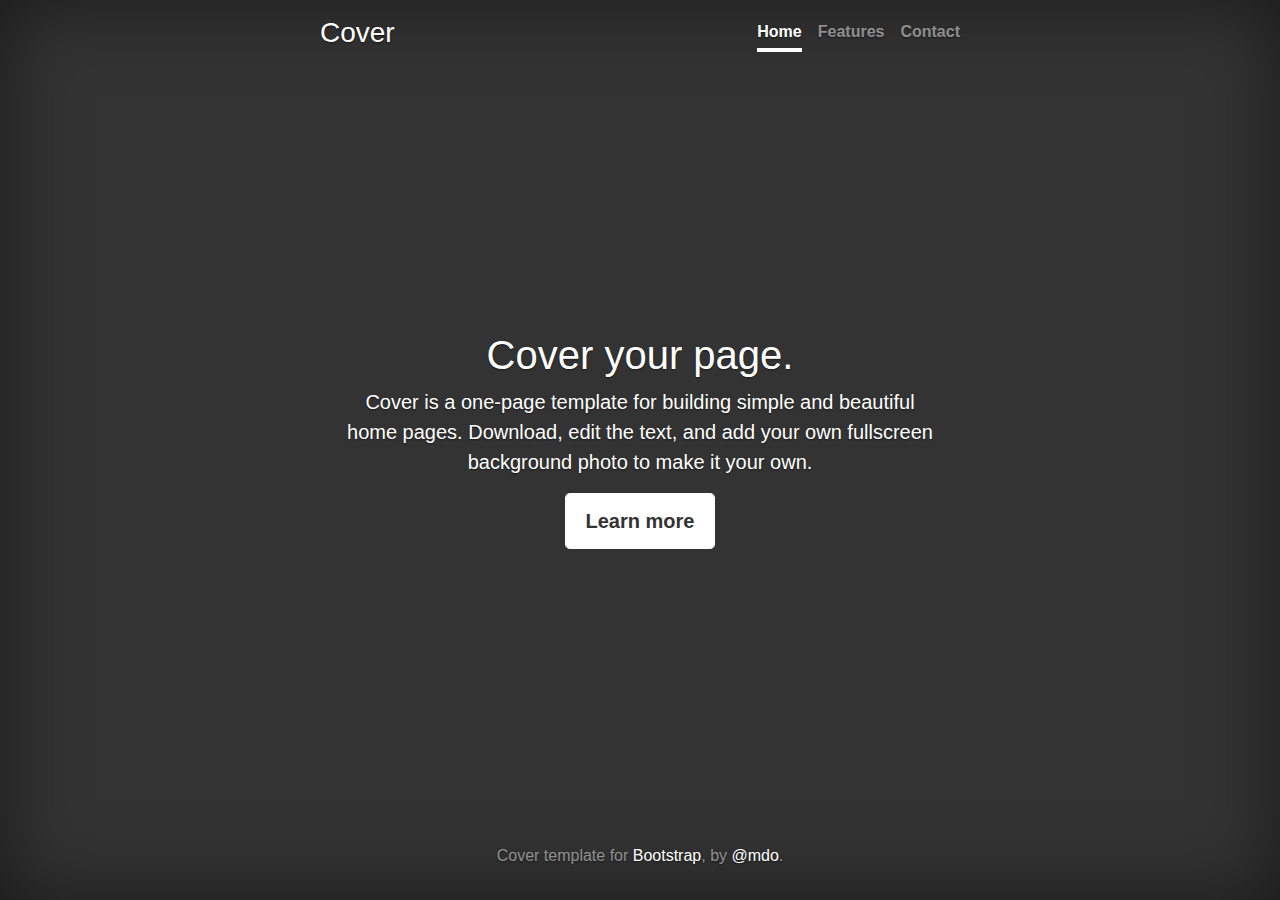
<file: buscador/css/bootstrap-4.0.0/docs/4.0/examples/cover/index.html>
<!doctype html>
<html lang="en">
  <head>
    <meta charset="utf-8">
    <meta name="viewport" content="width=device-width, initial-scale=1, shrink-to-fit=no">
    <meta name="description" content="">
    <meta name="author" content="">
    <link rel="icon" href="../../../../favicon.ico">

    <title>Cover Template for Bootstrap</title>

    <!-- Bootstrap core CSS -->
    <link href="../../../../dist/css/bootstrap.min.css" rel="stylesheet">

    <!-- Custom styles for this template -->
    <link href="cover.css" rel="stylesheet">
  </head>

  <body class="text-center">

    <div class="cover-container d-flex h-100 p-3 mx-auto flex-column">
      <header class="masthead mb-auto">
        <div class="inner">
          <h3 class="masthead-brand">Cover</h3>
          <nav class="nav nav-masthead justify-content-center">
            <a class="nav-link active" href="#">Home</a>
            <a class="nav-link" href="#">Features</a>
            <a class="nav-link" href="#">Contact</a>
          </nav>
        </div>
      </header>

      <main role="main" class="inner cover">
        <h1 class="cover-heading">Cover your page.</h1>
        <p class="lead">Cover is a one-page template for building simple and beautiful home pages. Download, edit the text, and add your own fullscreen background photo to make it your own.</p>
        <p class="lead">
          <a href="#" class="btn btn-lg btn-secondary">Learn more</a>
        </p>
      </main>

      <footer class="mastfoot mt-auto">
        <div class="inner">
          <p>Cover template for <a href="https://getbootstrap.com/">Bootstrap</a>, by <a href="https://twitter.com/mdo">@mdo</a>.</p>
        </div>
      </footer>
    </div>


    <!-- Bootstrap core JavaScript
    ================================================== -->
    <!-- Placed at the end of the document so the pages load faster -->
    <script src="https://code.jquery.com/jquery-3.2.1.slim.min.js" integrity="sha384-KJ3o2DKtIkvYIK3UENzmM7KCkRr/rE9/Qpg6aAZGJwFDMVNA/GpGFF93hXpG5KkN" crossorigin="anonymous"></script>
    <script>window.jQuery || document.write('<script src="../../../../assets/js/vendor/jquery-slim.min.js"><\/script>')</script>
    <script src="../../../../assets/js/vendor/popper.min.js"></script>
    <script src="../../../../dist/js/bootstrap.min.js"></script>
  </body>
</html>
</file>
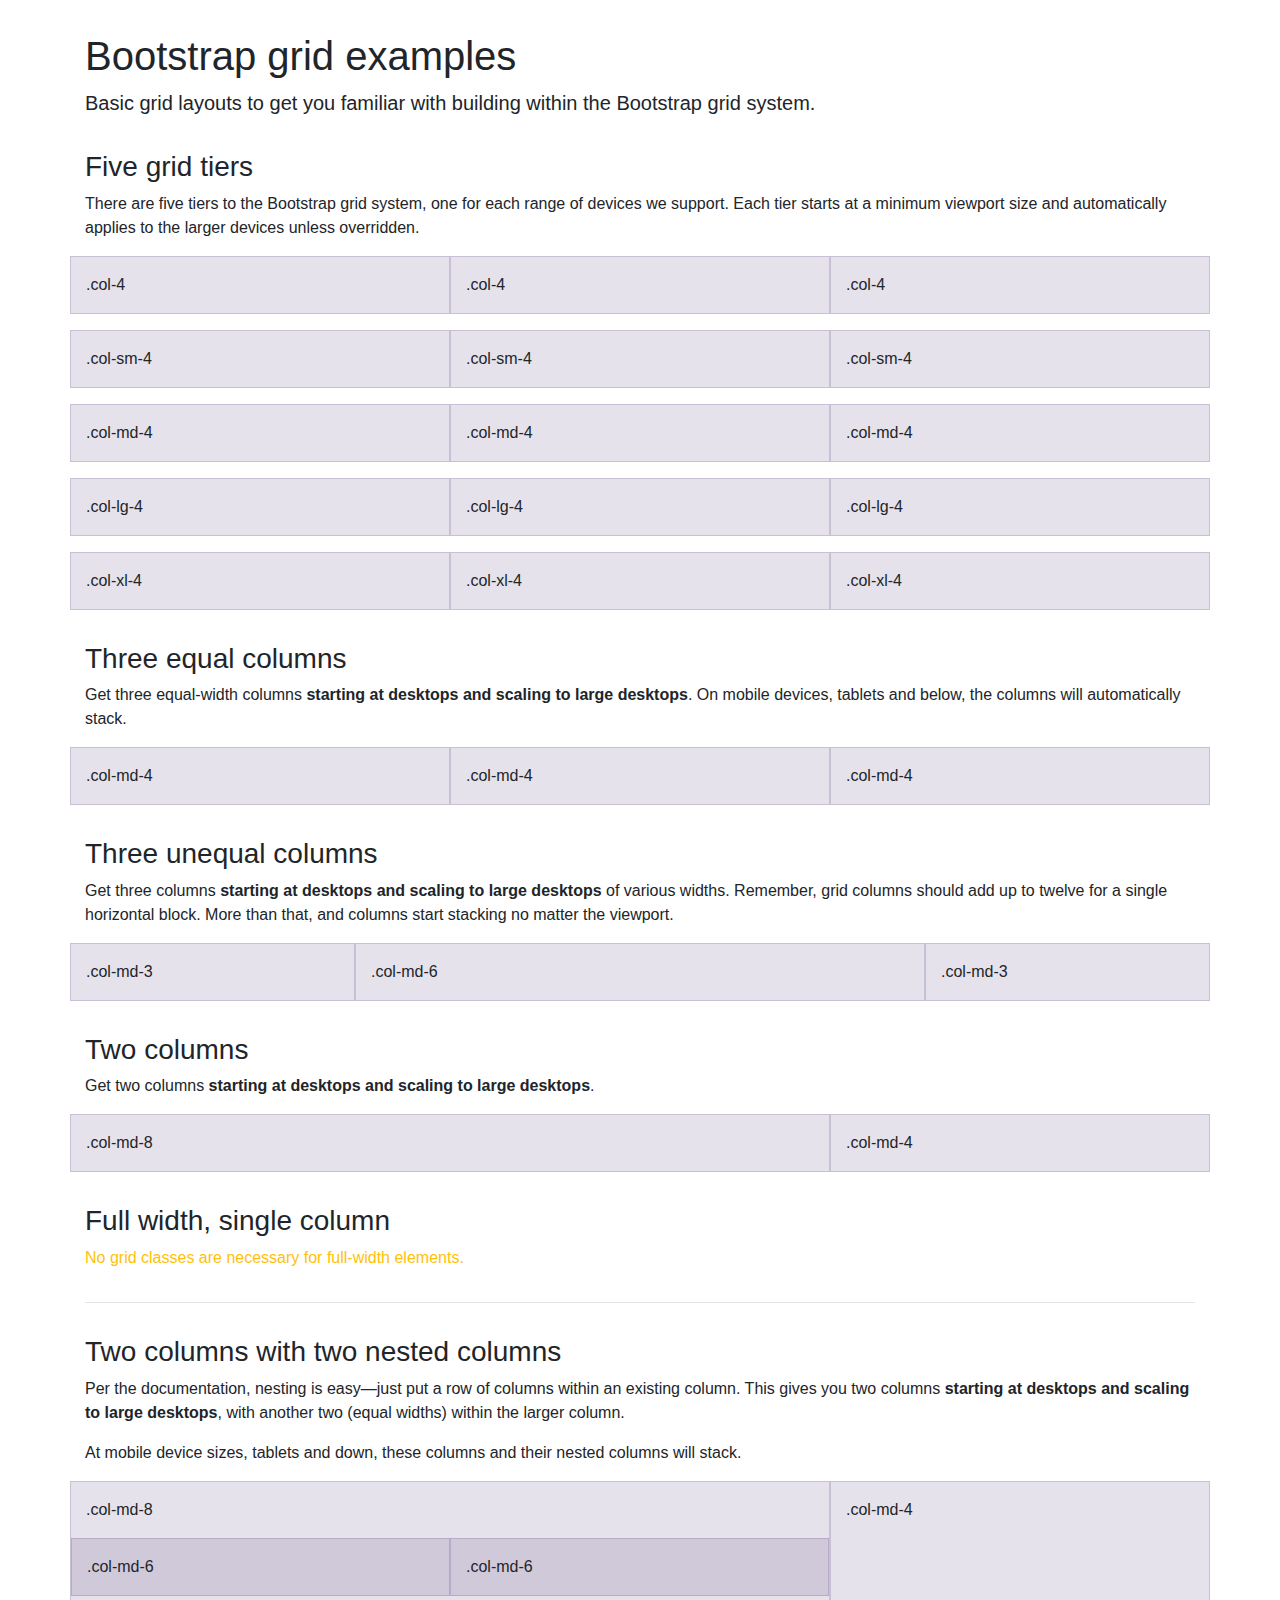
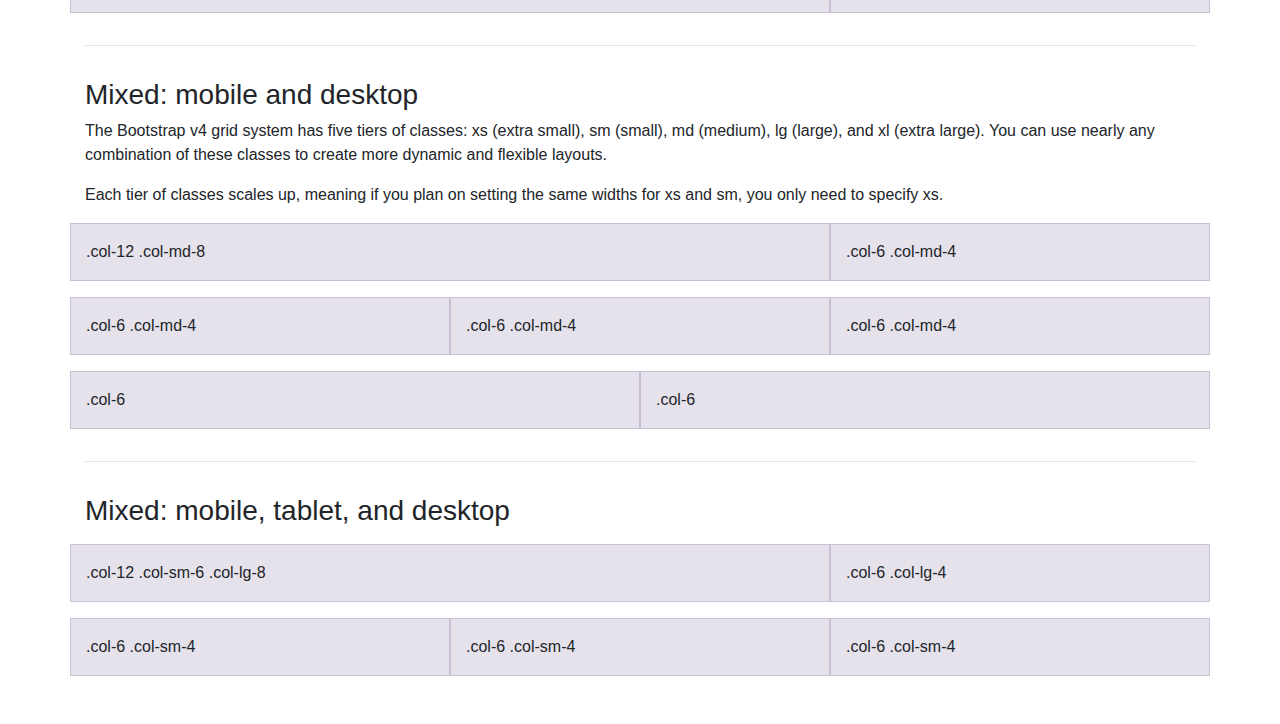
<file: buscador/css/bootstrap-4.0.0/docs/4.0/examples/grid/index.html>
<!doctype html>
<html lang="en">
  <head>
    <meta charset="utf-8">
    <meta name="viewport" content="width=device-width, initial-scale=1, shrink-to-fit=no">
    <meta name="description" content="">
    <meta name="author" content="">
    <link rel="icon" href="../../../../favicon.ico">

    <title>Grid Template for Bootstrap</title>

    <!-- Bootstrap core CSS -->
    <link href="../../../../dist/css/bootstrap.min.css" rel="stylesheet">

    <!-- Custom styles for this template -->
    <link href="grid.css" rel="stylesheet">
  </head>

  <body>
    <div class="container">

      <h1>Bootstrap grid examples</h1>
      <p class="lead">Basic grid layouts to get you familiar with building within the Bootstrap grid system.</p>

      <h3>Five grid tiers</h3>
      <p>There are five tiers to the Bootstrap grid system, one for each range of devices we support. Each tier starts at a minimum viewport size and automatically applies to the larger devices unless overridden.</p>

      <div class="row">
        <div class="col-4">.col-4</div>
        <div class="col-4">.col-4</div>
        <div class="col-4">.col-4</div>
      </div>

      <div class="row">
        <div class="col-sm-4">.col-sm-4</div>
        <div class="col-sm-4">.col-sm-4</div>
        <div class="col-sm-4">.col-sm-4</div>
      </div>

      <div class="row">
        <div class="col-md-4">.col-md-4</div>
        <div class="col-md-4">.col-md-4</div>
        <div class="col-md-4">.col-md-4</div>
      </div>

      <div class="row">
        <div class="col-lg-4">.col-lg-4</div>
        <div class="col-lg-4">.col-lg-4</div>
        <div class="col-lg-4">.col-lg-4</div>
      </div>

      <div class="row">
        <div class="col-xl-4">.col-xl-4</div>
        <div class="col-xl-4">.col-xl-4</div>
        <div class="col-xl-4">.col-xl-4</div>
      </div>

      <h3>Three equal columns</h3>
      <p>Get three equal-width columns <strong>starting at desktops and scaling to large desktops</strong>. On mobile devices, tablets and below, the columns will automatically stack.</p>
      <div class="row">
        <div class="col-md-4">.col-md-4</div>
        <div class="col-md-4">.col-md-4</div>
        <div class="col-md-4">.col-md-4</div>
      </div>

      <h3>Three unequal columns</h3>
      <p>Get three columns <strong>starting at desktops and scaling to large desktops</strong> of various widths. Remember, grid columns should add up to twelve for a single horizontal block. More than that, and columns start stacking no matter the viewport.</p>
      <div class="row">
        <div class="col-md-3">.col-md-3</div>
        <div class="col-md-6">.col-md-6</div>
        <div class="col-md-3">.col-md-3</div>
      </div>

      <h3>Two columns</h3>
      <p>Get two columns <strong>starting at desktops and scaling to large desktops</strong>.</p>
      <div class="row">
        <div class="col-md-8">.col-md-8</div>
        <div class="col-md-4">.col-md-4</div>
      </div>

      <h3>Full width, single column</h3>
      <p class="text-warning">No grid classes are necessary for full-width elements.</p>

      <hr>

      <h3>Two columns with two nested columns</h3>
      <p>Per the documentation, nesting is easy—just put a row of columns within an existing column. This gives you two columns <strong>starting at desktops and scaling to large desktops</strong>, with another two (equal widths) within the larger column.</p>
      <p>At mobile device sizes, tablets and down, these columns and their nested columns will stack.</p>
      <div class="row">
        <div class="col-md-8">
          .col-md-8
          <div class="row">
            <div class="col-md-6">.col-md-6</div>
            <div class="col-md-6">.col-md-6</div>
          </div>
        </div>
        <div class="col-md-4">.col-md-4</div>
      </div>

      <hr>

      <h3>Mixed: mobile and desktop</h3>
      <p>The Bootstrap v4 grid system has five tiers of classes: xs (extra small), sm (small), md (medium), lg (large), and xl (extra large). You can use nearly any combination of these classes to create more dynamic and flexible layouts.</p>
      <p>Each tier of classes scales up, meaning if you plan on setting the same widths for xs and sm, you only need to specify xs.</p>
      <div class="row">
        <div class="col-12 col-md-8">.col-12 .col-md-8</div>
        <div class="col-6 col-md-4">.col-6 .col-md-4</div>
      </div>
      <div class="row">
        <div class="col-6 col-md-4">.col-6 .col-md-4</div>
        <div class="col-6 col-md-4">.col-6 .col-md-4</div>
        <div class="col-6 col-md-4">.col-6 .col-md-4</div>
      </div>
      <div class="row">
        <div class="col-6">.col-6</div>
        <div class="col-6">.col-6</div>
      </div>

      <hr>

      <h3>Mixed: mobile, tablet, and desktop</h3>
      <p></p>
      <div class="row">
        <div class="col-12 col-sm-6 col-lg-8">.col-12 .col-sm-6 .col-lg-8</div>
        <div class="col-6 col-lg-4">.col-6 .col-lg-4</div>
      </div>
      <div class="row">
        <div class="col-6 col-sm-4">.col-6 .col-sm-4</div>
        <div class="col-6 col-sm-4">.col-6 .col-sm-4</div>
        <div class="col-6 col-sm-4">.col-6 .col-sm-4</div>
      </div>

    </div> <!-- /container -->
  </body>
</html>
</file>
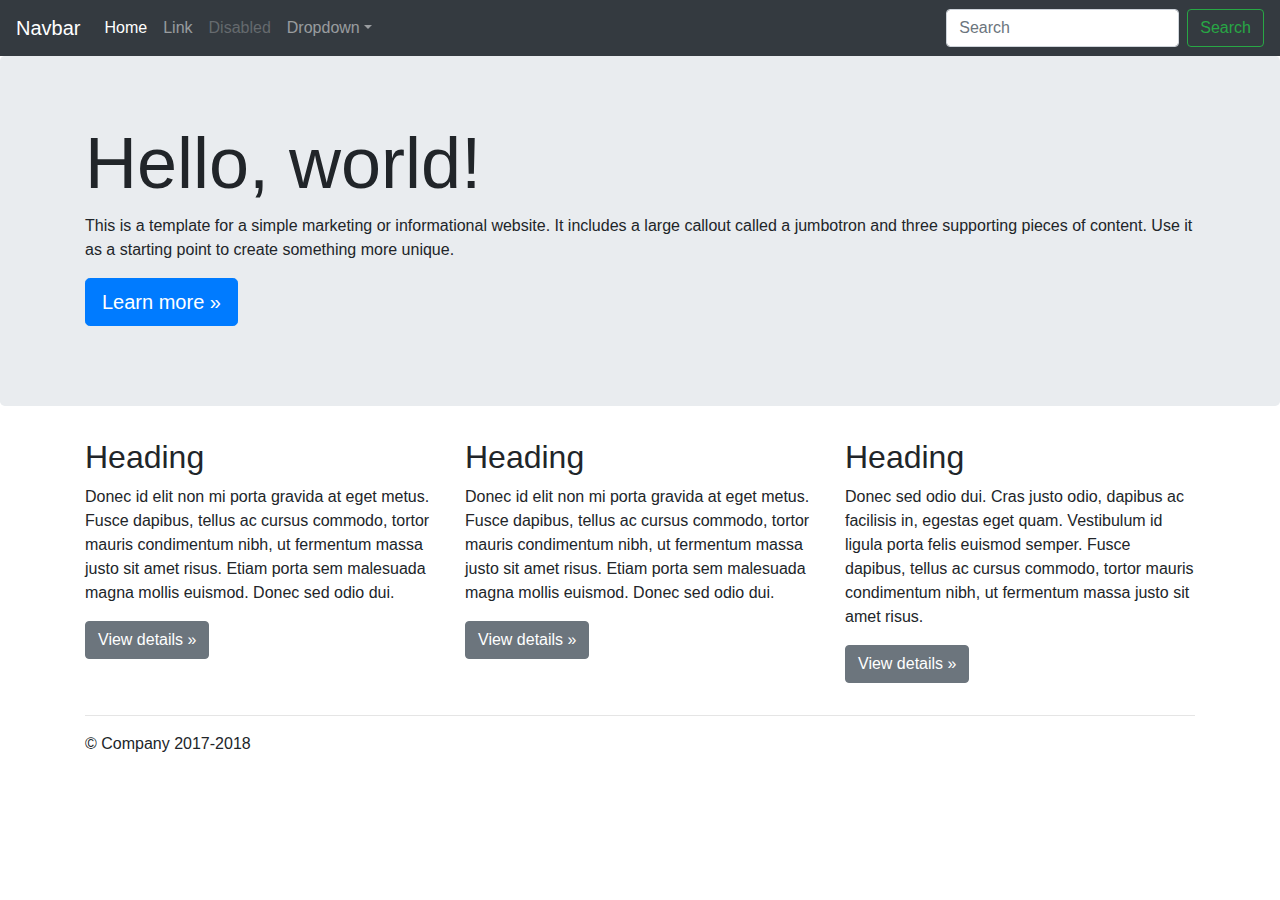
<file: buscador/css/bootstrap-4.0.0/docs/4.0/examples/jumbotron/index.html>
<!doctype html>
<html lang="en">
  <head>
    <meta charset="utf-8">
    <meta name="viewport" content="width=device-width, initial-scale=1, shrink-to-fit=no">
    <meta name="description" content="">
    <meta name="author" content="">
    <link rel="icon" href="../../../../favicon.ico">

    <title>Jumbotron Template for Bootstrap</title>

    <!-- Bootstrap core CSS -->
    <link href="../../../../dist/css/bootstrap.min.css" rel="stylesheet">

    <!-- Custom styles for this template -->
    <link href="jumbotron.css" rel="stylesheet">
  </head>

  <body>

    <nav class="navbar navbar-expand-md navbar-dark fixed-top bg-dark">
      <a class="navbar-brand" href="#">Navbar</a>
      <button class="navbar-toggler" type="button" data-toggle="collapse" data-target="#navbarsExampleDefault" aria-controls="navbarsExampleDefault" aria-expanded="false" aria-label="Toggle navigation">
        <span class="navbar-toggler-icon"></span>
      </button>

      <div class="collapse navbar-collapse" id="navbarsExampleDefault">
        <ul class="navbar-nav mr-auto">
          <li class="nav-item active">
            <a class="nav-link" href="#">Home <span class="sr-only">(current)</span></a>
          </li>
          <li class="nav-item">
            <a class="nav-link" href="#">Link</a>
          </li>
          <li class="nav-item">
            <a class="nav-link disabled" href="#">Disabled</a>
          </li>
          <li class="nav-item dropdown">
            <a class="nav-link dropdown-toggle" href="http://example.com" id="dropdown01" data-toggle="dropdown" aria-haspopup="true" aria-expanded="false">Dropdown</a>
            <div class="dropdown-menu" aria-labelledby="dropdown01">
              <a class="dropdown-item" href="#">Action</a>
              <a class="dropdown-item" href="#">Another action</a>
              <a class="dropdown-item" href="#">Something else here</a>
            </div>
          </li>
        </ul>
        <form class="form-inline my-2 my-lg-0">
          <input class="form-control mr-sm-2" type="text" placeholder="Search" aria-label="Search">
          <button class="btn btn-outline-success my-2 my-sm-0" type="submit">Search</button>
        </form>
      </div>
    </nav>

    <main role="main">

      <!-- Main jumbotron for a primary marketing message or call to action -->
      <div class="jumbotron">
        <div class="container">
          <h1 class="display-3">Hello, world!</h1>
          <p>This is a template for a simple marketing or informational website. It includes a large callout called a jumbotron and three supporting pieces of content. Use it as a starting point to create something more unique.</p>
          <p><a class="btn btn-primary btn-lg" href="#" role="button">Learn more &raquo;</a></p>
        </div>
      </div>

      <div class="container">
        <!-- Example row of columns -->
        <div class="row">
          <div class="col-md-4">
            <h2>Heading</h2>
            <p>Donec id elit non mi porta gravida at eget metus. Fusce dapibus, tellus ac cursus commodo, tortor mauris condimentum nibh, ut fermentum massa justo sit amet risus. Etiam porta sem malesuada magna mollis euismod. Donec sed odio dui. </p>
            <p><a class="btn btn-secondary" href="#" role="button">View details &raquo;</a></p>
          </div>
          <div class="col-md-4">
            <h2>Heading</h2>
            <p>Donec id elit non mi porta gravida at eget metus. Fusce dapibus, tellus ac cursus commodo, tortor mauris condimentum nibh, ut fermentum massa justo sit amet risus. Etiam porta sem malesuada magna mollis euismod. Donec sed odio dui. </p>
            <p><a class="btn btn-secondary" href="#" role="button">View details &raquo;</a></p>
          </div>
          <div class="col-md-4">
            <h2>Heading</h2>
            <p>Donec sed odio dui. Cras justo odio, dapibus ac facilisis in, egestas eget quam. Vestibulum id ligula porta felis euismod semper. Fusce dapibus, tellus ac cursus commodo, tortor mauris condimentum nibh, ut fermentum massa justo sit amet risus.</p>
            <p><a class="btn btn-secondary" href="#" role="button">View details &raquo;</a></p>
          </div>
        </div>

        <hr>

      </div> <!-- /container -->

    </main>

    <footer class="container">
      <p>&copy; Company 2017-2018</p>
    </footer>

    <!-- Bootstrap core JavaScript
    ================================================== -->
    <!-- Placed at the end of the document so the pages load faster -->
    <script src="https://code.jquery.com/jquery-3.2.1.slim.min.js" integrity="sha384-KJ3o2DKtIkvYIK3UENzmM7KCkRr/rE9/Qpg6aAZGJwFDMVNA/GpGFF93hXpG5KkN" crossorigin="anonymous"></script>
    <script>window.jQuery || document.write('<script src="../../../../assets/js/vendor/jquery-slim.min.js"><\/script>')</script>
    <script src="../../../../assets/js/vendor/popper.min.js"></script>
    <script src="../../../../dist/js/bootstrap.min.js"></script>
  </body>
</html>
</file>
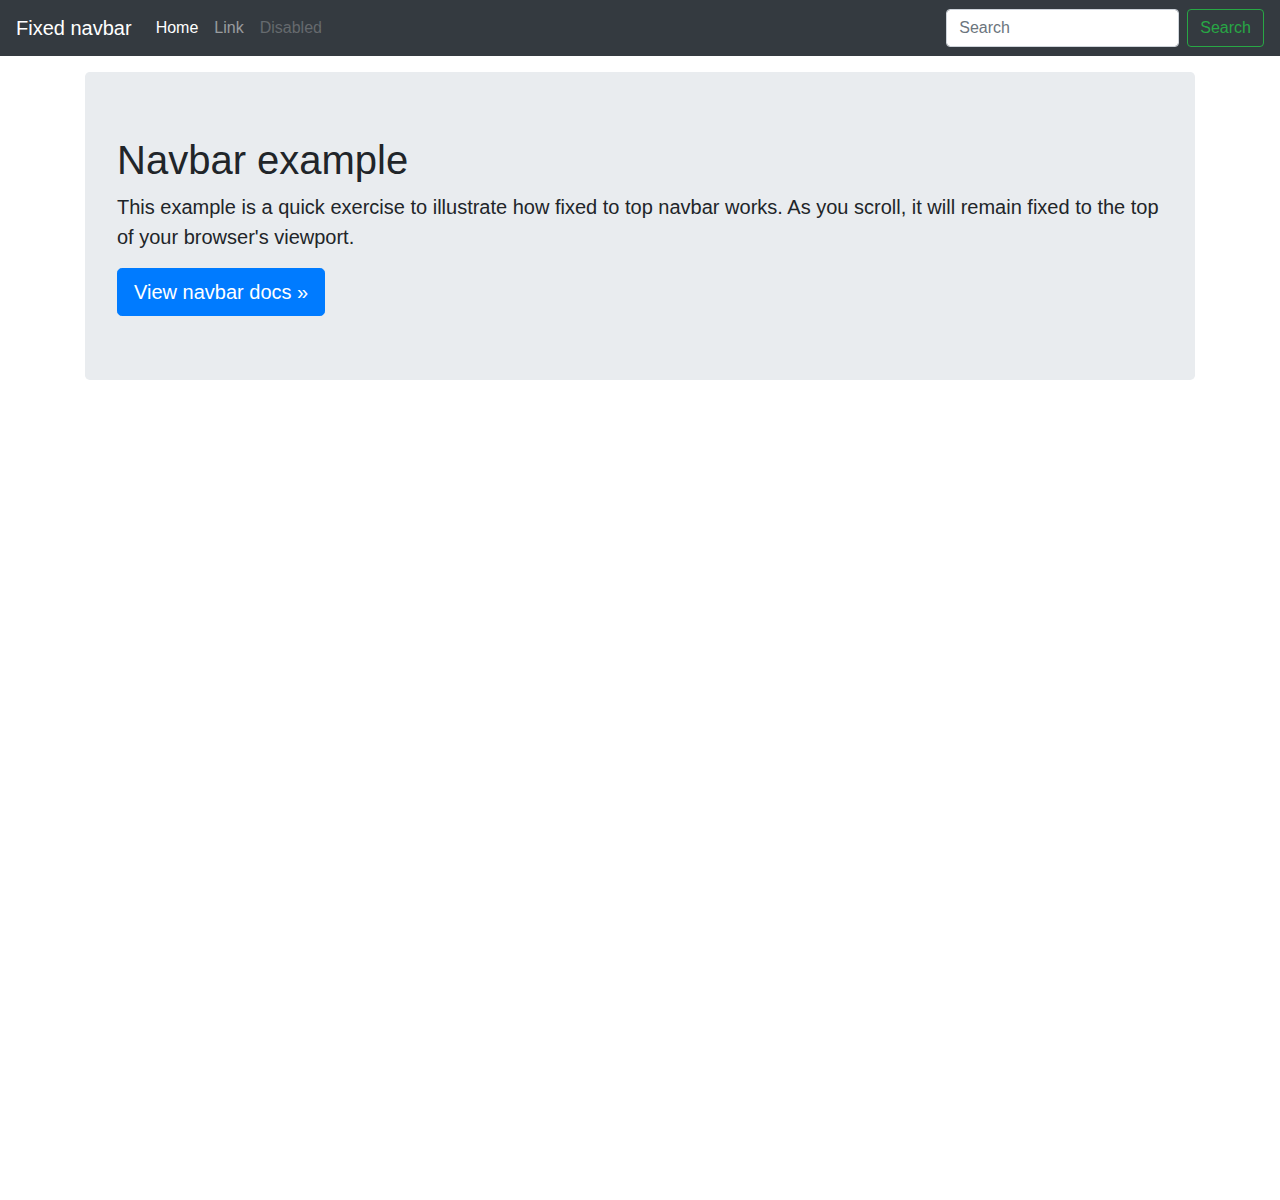
<file: buscador/css/bootstrap-4.0.0/docs/4.0/examples/navbar-fixed/index.html>
<!doctype html>
<html lang="en">
  <head>
    <meta charset="utf-8">
    <meta name="viewport" content="width=device-width, initial-scale=1, shrink-to-fit=no">
    <meta name="description" content="">
    <meta name="author" content="">
    <link rel="icon" href="../../../../favicon.ico">

    <title>Fixed top navbar example for Bootstrap</title>

    <!-- Bootstrap core CSS -->
    <link href="../../../../dist/css/bootstrap.min.css" rel="stylesheet">

    <!-- Custom styles for this template -->
    <link href="navbar-top-fixed.css" rel="stylesheet">
  </head>

  <body>

    <nav class="navbar navbar-expand-md navbar-dark fixed-top bg-dark">
      <a class="navbar-brand" href="#">Fixed navbar</a>
      <button class="navbar-toggler" type="button" data-toggle="collapse" data-target="#navbarCollapse" aria-controls="navbarCollapse" aria-expanded="false" aria-label="Toggle navigation">
        <span class="navbar-toggler-icon"></span>
      </button>
      <div class="collapse navbar-collapse" id="navbarCollapse">
        <ul class="navbar-nav mr-auto">
          <li class="nav-item active">
            <a class="nav-link" href="#">Home <span class="sr-only">(current)</span></a>
          </li>
          <li class="nav-item">
            <a class="nav-link" href="#">Link</a>
          </li>
          <li class="nav-item">
            <a class="nav-link disabled" href="#">Disabled</a>
          </li>
        </ul>
        <form class="form-inline mt-2 mt-md-0">
          <input class="form-control mr-sm-2" type="text" placeholder="Search" aria-label="Search">
          <button class="btn btn-outline-success my-2 my-sm-0" type="submit">Search</button>
        </form>
      </div>
    </nav>

    <main role="main" class="container">
      <div class="jumbotron">
        <h1>Navbar example</h1>
        <p class="lead">This example is a quick exercise to illustrate how fixed to top navbar works. As you scroll, it will remain fixed to the top of your browser's viewport.</p>
        <a class="btn btn-lg btn-primary" href="../../components/navbar/" role="button">View navbar docs &raquo;</a>
      </div>
    </main>

    <!-- Bootstrap core JavaScript
    ================================================== -->
    <!-- Placed at the end of the document so the pages load faster -->
    <script src="https://code.jquery.com/jquery-3.2.1.slim.min.js" integrity="sha384-KJ3o2DKtIkvYIK3UENzmM7KCkRr/rE9/Qpg6aAZGJwFDMVNA/GpGFF93hXpG5KkN" crossorigin="anonymous"></script>
    <script>window.jQuery || document.write('<script src="../../../../assets/js/vendor/jquery-slim.min.js"><\/script>')</script>
    <script src="../../../../assets/js/vendor/popper.min.js"></script>
    <script src="../../../../dist/js/bootstrap.min.js"></script>
  </body>
</html>
</file>
<file: css/style.css>
* {
    padding: 0;
    margin: 0;
    text-decoration: none;
    list-style: none;
    box-sizing: border-box;
}


h1,
h2,
h3,
h4,
h5,
h6 {
    font-family: "Raleway", sans-serif;
}

p {
    font-family: "Raleway", sans-serif;
    font-size: 23px;
    text-align: center;
}

header {
    font-family: "Raleway", sans-serif;
    padding: 0;
    position: fixed;
    top: 0;
    left: 0;
    width: 100%;
    height: 80px;
    background: rgb(97, 174, 252);
    box-shadow: white;
    z-index: 10;
}

.header-content {
    max-width: 1200px;
    margin: auto;
    display: flex;
    justify-content: space-between;
    position: relative;
}

.logo {
    height: 80px;
    display: flex;
    justify-content: center;
    align-items: center;
}

.logo h1 {
    color: white;
}

.menu {
    height: 80px;
    margin-right: 60px;
}

.menu nav {
    height: 100%;
}

.menu nav ul {
    height: 100%;
    display: flex;
    list-style: none;
}

.menu nav ul li {
    height: 100%;
    margin: 0px 20px;
    display: flex;
    justify-content: center;
    align-items: center;
    position: relative;
}

.menu-selected:before {
    content: '';
    width: 100%;
    height: 4px;
    position: absolute;
    top: 0;
    left: 0;
}

.menu nav ul li a {
    color: white;
    font-size: 18px;
    transition: color 300ms;
}

.menu nav ul li a i {
    display: none;
}

#icon-menu {
    width: 50px;
    height: 50px;
    position: absolute;
    right: 20px;
    top: 16px;
    padding: 10px;
    font-size: 20px;
    background: #eeeeeefa;
    border-radius: 100%;
    color: white;
    display: none;
    justify-content: center;
    align-items: center;
    cursor: pointer;
}

#icon-menu:hover {
    opacity: 0.8;
}

a {
    text-decoration: none;
    color: white;
    display: block;
}

li a:hover {
    background: #ef8354;
}

.w3l-banner-slider .carousel-item {
    position: relative;
    background-repeat: no-repeat;
    background-position: center;
    background-size: cover;
    min-height: 42em;
}

.w3l-banner-slider .carousel-item:before {
    content: "";
    background: rgba(0, 0, 0, 0.5);
    position: absolute;
    top: 0;
    min-height: 100%;
    left: 0;
    right: 0;
}

.w3l-banner-slider .carousel-caption {
    bottom: 0px;
    top: 50%;
    left: 0%;
    right: 0%;
    transform: translateY(-50%);
}

.w3l-banner-slider h3.title-cover-9 {
    font-size: 50px;
    color: #fff;
    margin: 25px 0;
    text-transform: uppercase;
    font-weight: 700;
}

.w3l-banner-slider h6.tag-cover-9 {
    font-size: 15px;
    line-height: 20px;
    text-transform: uppercase;
    color: #e6e6e6;
}

.w3l-banner-slider p.para-cover-9 {
    font-weight: normal;
    font-size: 17px;
    line-height: 25px;
    color: #d8d7d7;
    max-width: 800px;
    margin: auto;
}

.w3l-banner-slider .carousel-indicators li {
    width: 12px;
    height: 12px;
    border-radius: 50%;
}

.carousel.pointer-event {
    touch-action: pan-y;
}

.carousel-inner {
    position: relative;
    width: 100%;
    overflow: hidden;
}

.carousel-inner::after {
    display: block;
    clear: both;
    content: "";
}

.carousel-item {
    position: relative;
    display: none;
    float: left;
    width: 100%;
    margin-right: -100%;
    -webkit-backface-visibility: hidden;
    backface-visibility: hidden;
    transition: transform 0.6s ease-in-out;
}

@media (prefers-reduced-motion: reduce) {
    .carousel-item {
        transition: none;
    }
}

.carousel-item.active,
.carousel-item-next,
.carousel-item-prev {
    display: block;
}

.carousel-item-next:not(.carousel-item-left),
.active.carousel-item-right {
    transform: translateX(100%);
}

.carousel-item-prev:not(.carousel-item-right),
.active.carousel-item-left {
    transform: translateX(-100%);
}

.carousel-fade .carousel-item {
    opacity: 0;
    transition-property: opacity;
    transform: none;
}

.carousel-fade .carousel-item.active,
.carousel-fade .carousel-item-next.carousel-item-left,
.carousel-fade .carousel-item-prev.carousel-item-right {
    z-index: 1;
    opacity: 1;
}

.carousel-fade .active.carousel-item-left,
.carousel-fade .active.carousel-item-right {
    z-index: 0;
    opacity: 0;
    transition: opacity 0s 0.6s;
}

@media (prefers-reduced-motion: reduce) {
    .carousel-fade .active.carousel-item-left,
    .carousel-fade .active.carousel-item-right {
        transition: none;
    }
}

.carousel-control-prev,
.carousel-control-next {
    position: absolute;
    top: 0;
    bottom: 0;
    z-index: 1;
    display: flex;
    align-items: center;
    justify-content: center;
    width: 15%;
    color: #fff;
    text-align: center;
    opacity: 0.5;
    transition: opacity 0.15s ease;
}

@media (prefers-reduced-motion: reduce) {
    .carousel-control-prev,
    .carousel-control-next {
        transition: none;
    }
}

.carousel-control-prev:hover,
.carousel-control-prev:focus,
.carousel-control-next:hover,
.carousel-control-next:focus {
    color: #fff;
    text-decoration: none;
    outline: 0;
    opacity: 0.9;
}

.carousel-control-prev {
    left: 0;
}

.carousel-control-next {
    right: 0;
}

.carousel-control-prev-icon,
.carousel-control-next-icon {
    display: inline-block;
    width: 20px;
    height: 20px;
    background: no-repeat 50% / 100% 100%;
}

.carousel-control-prev-icon {
    background-image: url("data:image/svg+xml,%3csvg xmlns='http://www.w3.org/2000/svg' fill='%23fff' width='8' height='8' viewBox='0 0 8 8'%3e%3cpath d='M5.25 0l-4 4 4 4 1.5-1.5L4.25 4l2.5-2.5L5.25 0z'/%3e%3c/svg%3e");
}

.carousel-control-next-icon {
    background-image: url("data:image/svg+xml,%3csvg xmlns='http://www.w3.org/2000/svg' fill='%23fff' width='8' height='8' viewBox='0 0 8 8'%3e%3cpath d='M2.75 0l-1.5 1.5L3.75 4l-2.5 2.5L2.75 8l4-4-4-4z'/%3e%3c/svg%3e");
}

.carousel-indicators {
    z-index: 15;
    display: flex;
    justify-content: center;
    padding-left: 0;
    margin-right: 15%;
    margin-left: 15%;
    list-style: none;
}

.carousel-indicators li {
    box-sizing: content-box;
    flex: 0 1 auto;
    width: 30px;
    height: 3px;
    margin-right: 3px;
    margin-left: 3px;
    text-indent: -999px;
    cursor: pointer;
    background-color: #fff;
    background-clip: padding-box;
    border-top: 10px solid transparent;
    border-bottom: 10px solid transparent;
    opacity: .5;
    transition: opacity 0.6s ease;
}

@media (prefers-reduced-motion: reduce) {
    .carousel-indicators li {
        transition: none;
    }
}

.carousel-indicators .active {
    opacity: 1;
}

.carousel-caption {
    position: absolute;
    right: 15%;
    bottom: 20px;
    left: 15%;
    z-index: 10;
    padding-top: 20px;
    padding-bottom: 20px;
    color: #fff;
    text-align: center;
}


/* Contenido de Carreras*/

.container {
    width: 90%;
    margin: 50px auto;
}

.heading {
    text-align: center;
    font-family: "Raleway", sans-serif;
    color: black;
    font-size: 30px;
    margin-bottom: 100px;
}

.row {
    display: flex;
    flex-direction: row;
    justify-content: space-around;
    flex-flow: wrap;
}

.card {
    width: 26%;
    background: #fff;
    border: 5px solid #ccc;
    margin-bottom: 50px;
    transition: 0.3s;
}

.card-header {
    text-align: center;
    padding: 30px 20px;
    background: rgb(67, 171, 235);
    color: #fff;
}

.card-body {
    font-family: "Raleway", sans-serif;
    padding: 10px 20px;
    text-align: center;
    font-size: 18px;
}

.card-body .btn {
    display: block;
    color: #fff;
    text-align: center;
    background: rgb(92, 158, 238);
    margin-top: 30px;
    text-decoration: none;
    padding: 10px 5px;
}

.card:hover {
    transform: scale(1.05);
    box-shadow: 0 0 40px -10px rgba(0, 0, 0, 0.25);
}

@media screen and (max-width: 1000px) {
    .card {
        width: 30%;
    }
}

@media screen and (max-width: 620px) {
    .container {
        width: 100%;
    }
    .heading {
        padding: 30px;
        font-size: 20px;
    }
    .card {
        width: 70%;
    }
}

.fixed-footer {
    width: 100%;
    position: fixed;
    background: rgb(77, 153, 245);
    padding: 12px 0;
    color: #fff;
    bottom: 0;
    text-align: center;
}

.mapa{
    text-align: center;
}
</file>
<file: buscador/css/bootstrap-4.0.0/docs/4.0/examples/album/album.css>
:root {
  --jumbotron-padding-y: 3rem;
}

.jumbotron {
  padding-top: var(--jumbotron-padding-y);
  padding-bottom: var(--jumbotron-padding-y);
  margin-bottom: 0;
  background-color: #fff;
}
@media (min-width: 768px) {
  .jumbotron {
    padding-top: calc(var(--jumbotron-padding-y) * 2);
    padding-bottom: calc(var(--jumbotron-padding-y) * 2);
  }
}

.jumbotron p:last-child {
  margin-bottom: 0;
}

.jumbotron-heading {
  font-weight: 300;
}

.jumbotron .container {
  max-width: 40rem;
}

footer {
  padding-top: 3rem;
  padding-bottom: 3rem;
}

footer p {
  margin-bottom: .25rem;
}

.box-shadow { box-shadow: 0 .25rem .75rem rgba(0, 0, 0, .05); }
</file>
<file: buscador/css/bootstrap-4.0.0/docs/4.0/examples/blog/blog.css>
/* stylelint-disable selector-list-comma-newline-after */

.blog-header {
  line-height: 1;
  border-bottom: 1px solid #e5e5e5;
}

.blog-header-logo {
  font-family: "Playfair Display", Georgia, "Times New Roman", serif;
  font-size: 2.25rem;
}

.blog-header-logo:hover {
  text-decoration: none;
}

h1, h2, h3, h4, h5, h6 {
  font-family: "Playfair Display", Georgia, "Times New Roman", serif;
}

.display-4 {
  font-size: 2.5rem;
}
@media (min-width: 768px) {
  .display-4 {
    font-size: 3rem;
  }
}

.nav-scroller {
  position: relative;
  z-index: 2;
  height: 2.75rem;
  overflow-y: hidden;
}

.nav-scroller .nav {
  display: -webkit-box;
  display: -ms-flexbox;
  display: flex;
  -ms-flex-wrap: nowrap;
  flex-wrap: nowrap;
  padding-bottom: 1rem;
  margin-top: -1px;
  overflow-x: auto;
  text-align: center;
  white-space: nowrap;
  -webkit-overflow-scrolling: touch;
}

.nav-scroller .nav-link {
  padding-top: .75rem;
  padding-bottom: .75rem;
  font-size: .875rem;
}

.card-img-right {
  height: 100%;
  border-radius: 0 3px 3px 0;
}

.flex-auto {
  -ms-flex: 0 0 auto;
  -webkit-box-flex: 0;
  flex: 0 0 auto;
}

.h-250 { height: 250px; }
@media (min-width: 768px) {
  .h-md-250 { height: 250px; }
}

.border-top { border-top: 1px solid #e5e5e5; }
.border-bottom { border-bottom: 1px solid #e5e5e5; }

.box-shadow { box-shadow: 0 .25rem .75rem rgba(0, 0, 0, .05); }

/*
 * Blog name and description
 */
.blog-title {
  margin-bottom: 0;
  font-size: 2rem;
  font-weight: 400;
}
.blog-description {
  font-size: 1.1rem;
  color: #999;
}

@media (min-width: 40em) {
  .blog-title {
    font-size: 3.5rem;
  }
}

/* Pagination */
.blog-pagination {
  margin-bottom: 4rem;
}
.blog-pagination > .btn {
  border-radius: 2rem;
}

/*
 * Blog posts
 */
.blog-post {
  margin-bottom: 4rem;
}
.blog-post-title {
  margin-bottom: .25rem;
  font-size: 2.5rem;
}
.blog-post-meta {
  margin-bottom: 1.25rem;
  color: #999;
}

/*
 * Footer
 */
.blog-footer {
  padding: 2.5rem 0;
  color: #999;
  text-align: center;
  background-color: #f9f9f9;
  border-top: .05rem solid #e5e5e5;
}
.blog-footer p:last-child {
  margin-bottom: 0;
}
</file>
<file: buscador/css/bootstrap-4.0.0/docs/4.0/examples/carousel/carousel.css>
/* GLOBAL STYLES
-------------------------------------------------- */
/* Padding below the footer and lighter body text */

body {
  padding-top: 3rem;
  padding-bottom: 3rem;
  color: #5a5a5a;
}


/* CUSTOMIZE THE CAROUSEL
-------------------------------------------------- */

/* Carousel base class */
.carousel {
  margin-bottom: 4rem;
}
/* Since positioning the image, we need to help out the caption */
.carousel-caption {
  bottom: 3rem;
  z-index: 10;
}

/* Declare heights because of positioning of img element */
.carousel-item {
  height: 32rem;
  background-color: #777;
}
.carousel-item > img {
  position: absolute;
  top: 0;
  left: 0;
  min-width: 100%;
  height: 32rem;
}


/* MARKETING CONTENT
-------------------------------------------------- */

/* Center align the text within the three columns below the carousel */
.marketing .col-lg-4 {
  margin-bottom: 1.5rem;
  text-align: center;
}
.marketing h2 {
  font-weight: 400;
}
.marketing .col-lg-4 p {
  margin-right: .75rem;
  margin-left: .75rem;
}


/* Featurettes
------------------------- */

.featurette-divider {
  margin: 5rem 0; /* Space out the Bootstrap <hr> more */
}

/* Thin out the marketing headings */
.featurette-heading {
  font-weight: 300;
  line-height: 1;
  letter-spacing: -.05rem;
}


/* RESPONSIVE CSS
-------------------------------------------------- */

@media (min-width: 40em) {
  /* Bump up size of carousel content */
  .carousel-caption p {
    margin-bottom: 1.25rem;
    font-size: 1.25rem;
    line-height: 1.4;
  }

  .featurette-heading {
    font-size: 50px;
  }
}

@media (min-width: 62em) {
  .featurette-heading {
    margin-top: 7rem;
  }
}
</file>
<file: buscador/css/bootstrap-4.0.0/docs/4.0/examples/cover/cover.css>
/*
 * Globals
 */

/* Links */
a,
a:focus,
a:hover {
  color: #fff;
}

/* Custom default button */
.btn-secondary,
.btn-secondary:hover,
.btn-secondary:focus {
  color: #333;
  text-shadow: none; /* Prevent inheritance from `body` */
  background-color: #fff;
  border: .05rem solid #fff;
}


/*
 * Base structure
 */

html,
body {
  height: 100%;
  background-color: #333;
}

body {
  display: -ms-flexbox;
  display: -webkit-box;
  display: flex;
  -ms-flex-pack: center;
  -webkit-box-pack: center;
  justify-content: center;
  color: #fff;
  text-shadow: 0 .05rem .1rem rgba(0, 0, 0, .5);
  box-shadow: inset 0 0 5rem rgba(0, 0, 0, .5);
}

.cover-container {
  max-width: 42em;
}


/*
 * Header
 */
.masthead {
  margin-bottom: 2rem;
}

.masthead-brand {
  margin-bottom: 0;
}

.nav-masthead .nav-link {
  padding: .25rem 0;
  font-weight: 700;
  color: rgba(255, 255, 255, .5);
  background-color: transparent;
  border-bottom: .25rem solid transparent;
}

.nav-masthead .nav-link:hover,
.nav-masthead .nav-link:focus {
  border-bottom-color: rgba(255, 255, 255, .25);
}

.nav-masthead .nav-link + .nav-link {
  margin-left: 1rem;
}

.nav-masthead .active {
  color: #fff;
  border-bottom-color: #fff;
}

@media (min-width: 48em) {
  .masthead-brand {
    float: left;
  }
  .nav-masthead {
    float: right;
  }
}


/*
 * Cover
 */
.cover {
  padding: 0 1.5rem;
}
.cover .btn-lg {
  padding: .75rem 1.25rem;
  font-weight: 700;
}


/*
 * Footer
 */
.mastfoot {
  color: rgba(255, 255, 255, .5);
}
</file>
<file: buscador/css/bootstrap-4.0.0/docs/4.0/examples/grid/grid.css>
body {
  padding-top: 2rem;
  padding-bottom: 2rem;
}

h3 {
  margin-top: 2rem;
}

.row {
  margin-bottom: 1rem;
}
.row .row {
  margin-top: 1rem;
  margin-bottom: 0;
}
[class*="col-"] {
  padding-top: 1rem;
  padding-bottom: 1rem;
  background-color: rgba(86, 61, 124, .15);
  border: 1px solid rgba(86, 61, 124, .2);
}

hr {
  margin-top: 2rem;
  margin-bottom: 2rem;
}
</file>
<file: buscador/css/bootstrap-4.0.0/docs/4.0/examples/jumbotron/jumbotron.css>
/* Move down content because we have a fixed navbar that is 3.5rem tall */
body {
  padding-top: 3.5rem;
}
</file>
<file: buscador/css/bootstrap-4.0.0/docs/4.0/examples/navbar-fixed/navbar-top-fixed.css>
/* Show it is fixed to the top */
body {
  min-height: 75rem;
  padding-top: 4.5rem;
}
</file>
<file: buscador/css/bootstrap-4.0.0/js/tests/vendor/qunit.css>
/*!
 * QUnit 2.4.1
 * https://qunitjs.com/
 *
 * Copyright jQuery Foundation and other contributors
 * Released under the MIT license
 * https://jquery.org/license
 *
 * Date: 2017-10-22T05:12Z
 */

/** Font Family and Sizes */

#qunit-tests, #qunit-header, #qunit-banner, #qunit-testrunner-toolbar, #qunit-filteredTest, #qunit-userAgent, #qunit-testresult {
	font-family: "Helvetica Neue Light", "HelveticaNeue-Light", "Helvetica Neue", Calibri, Helvetica, Arial, sans-serif;
}

#qunit-testrunner-toolbar, #qunit-filteredTest, #qunit-userAgent, #qunit-testresult, #qunit-tests li { font-size: small; }
#qunit-tests { font-size: smaller; }


/** Resets */

#qunit-tests, #qunit-header, #qunit-banner, #qunit-filteredTest, #qunit-userAgent, #qunit-testresult, #qunit-modulefilter {
	margin: 0;
	padding: 0;
}


/** Header (excluding toolbar) */

#qunit-header {
	padding: 0.5em 0 0.5em 1em;

	color: #8699A4;
	background-color: #0D3349;

	font-size: 1.5em;
	line-height: 1em;
	font-weight: 400;

	border-radius: 5px 5px 0 0;
}

#qunit-header a {
	text-decoration: none;
	color: #C2CCD1;
}

#qunit-header a:hover,
#qunit-header a:focus {
	color: #FFF;
}

#qunit-banner {
	height: 5px;
}

#qunit-filteredTest {
	padding: 0.5em 1em 0.5em 1em;
	color: #366097;
	background-color: #F4FF77;
}

#qunit-userAgent {
	padding: 0.5em 1em 0.5em 1em;
	color: #FFF;
	background-color: #2B81AF;
	text-shadow: rgba(0, 0, 0, 0.5) 2px 2px 1px;
}


/** Toolbar */

#qunit-testrunner-toolbar {
	padding: 0.5em 1em 0.5em 1em;
	color: #5E740B;
	background-color: #EEE;
}

#qunit-testrunner-toolbar .clearfix {
	height: 0;
	clear: both;
}

#qunit-testrunner-toolbar label {
	display: inline-block;
}

#qunit-testrunner-toolbar input[type=checkbox],
#qunit-testrunner-toolbar input[type=radio] {
	margin: 3px;
	vertical-align: -2px;
}

#qunit-testrunner-toolbar input[type=text] {
	box-sizing: border-box;
	height: 1.6em;
}

.qunit-url-config,
.qunit-filter,
#qunit-modulefilter {
	display: inline-block;
	line-height: 2.1em;
}

.qunit-filter,
#qunit-modulefilter {
	float: right;
	position: relative;
	margin-left: 1em;
}

.qunit-url-config label {
	margin-right: 0.5em;
}

#qunit-modulefilter-search {
	box-sizing: border-box;
	width: 400px;
}

#qunit-modulefilter-search-container:after {
	position: absolute;
	right: 0.3em;
	content: "\25bc";
	color: black;
}

#qunit-modulefilter-dropdown {
	/* align with #qunit-modulefilter-search */
	box-sizing: border-box;
	width: 400px;
	position: absolute;
	right: 0;
	top: 50%;
	margin-top: 0.8em;

	border: 1px solid #D3D3D3;
	border-top: none;
	border-radius: 0 0 .25em .25em;
	color: #000;
	background-color: #F5F5F5;
	z-index: 99;
}

#qunit-modulefilter-dropdown a {
	color: inherit;
	text-decoration: none;
}

#qunit-modulefilter-dropdown .clickable.checked {
	font-weight: bold;
	color: #000;
	background-color: #D2E0E6;
}

#qunit-modulefilter-dropdown .clickable:hover {
	color: #FFF;
	background-color: #0D3349;
}

#qunit-modulefilter-actions {
	display: block;
	overflow: auto;

	/* align with #qunit-modulefilter-dropdown-list */
	font: smaller/1.5em sans-serif;
}

#qunit-modulefilter-dropdown #qunit-modulefilter-actions > * {
	box-sizing: border-box;
	max-height: 2.8em;
	display: block;
	padding: 0.4em;
}

#qunit-modulefilter-dropdown #qunit-modulefilter-actions > button {
	float: right;
	font: inherit;
}

#qunit-modulefilter-dropdown #qunit-modulefilter-actions > :last-child {
	/* insert padding to align with checkbox margins */
	padding-left: 3px;
}

#qunit-modulefilter-dropdown-list {
	max-height: 200px;
	overflow-y: auto;
	margin: 0;
	border-top: 2px groove threedhighlight;
	padding: 0.4em 0 0;
	font: smaller/1.5em sans-serif;
}

#qunit-modulefilter-dropdown-list li {
	white-space: nowrap;
	overflow: hidden;
	text-overflow: ellipsis;
}

#qunit-modulefilter-dropdown-list .clickable {
	display: block;
	padding-left: 0.15em;
}


/** Tests: Pass/Fail */

#qunit-tests {
	list-style-position: inside;
}

#qunit-tests li {
	padding: 0.4em 1em 0.4em 1em;
	border-bottom: 1px solid #FFF;
	list-style-position: inside;
}

#qunit-tests > li {
	display: none;
}

#qunit-tests li.running,
#qunit-tests li.pass,
#qunit-tests li.fail,
#qunit-tests li.skipped,
#qunit-tests li.aborted {
	display: list-item;
}

#qunit-tests.hidepass {
	position: relative;
}

#qunit-tests.hidepass li.running,
#qunit-tests.hidepass li.pass:not(.todo) {
	visibility: hidden;
	position: absolute;
	width:   0;
	height:  0;
	padding: 0;
	border:  0;
	margin:  0;
}

#qunit-tests li strong {
	cursor: pointer;
}

#qunit-tests li.skipped strong {
	cursor: default;
}

#qunit-tests li a {
	padding: 0.5em;
	color: #C2CCD1;
	text-decoration: none;
}

#qunit-tests li p a {
	padding: 0.25em;
	color: #6B6464;
}
#qunit-tests li a:hover,
#qunit-tests li a:focus {
	color: #000;
}

#qunit-tests li .runtime {
	float: right;
	font-size: smaller;
}

.qunit-assert-list {
	margin-top: 0.5em;
	padding: 0.5em;

	background-color: #FFF;

	border-radius: 5px;
}

.qunit-source {
	margin: 0.6em 0 0.3em;
}

.qunit-collapsed {
	display: none;
}

#qunit-tests table {
	border-collapse: collapse;
	margin-top: 0.2em;
}

#qunit-tests th {
	text-align: right;
	vertical-align: top;
	padding: 0 0.5em 0 0;
}

#qunit-tests td {
	vertical-align: top;
}

#qunit-tests pre {
	margin: 0;
	white-space: pre-wrap;
	word-wrap: break-word;
}

#qunit-tests del {
	color: #374E0C;
	background-color: #E0F2BE;
	text-decoration: none;
}

#qunit-tests ins {
	color: #500;
	background-color: #FFCACA;
	text-decoration: none;
}

/*** Test Counts */

#qunit-tests b.counts                       { color: #000; }
#qunit-tests b.passed                       { color: #5E740B; }
#qunit-tests b.failed                       { color: #710909; }

#qunit-tests li li {
	padding: 5px;
	background-color: #FFF;
	border-bottom: none;
	list-style-position: inside;
}

/*** Passing Styles */

#qunit-tests li li.pass {
	color: #3C510C;
	background-color: #FFF;
	border-left: 10px solid #C6E746;
}

#qunit-tests .pass                          { color: #528CE0; background-color: #D2E0E6; }
#qunit-tests .pass .test-name               { color: #366097; }

#qunit-tests .pass .test-actual,
#qunit-tests .pass .test-expected           { color: #999; }

#qunit-banner.qunit-pass                    { background-color: #C6E746; }

/*** Failing Styles */

#qunit-tests li li.fail {
	color: #710909;
	background-color: #FFF;
	border-left: 10px solid #EE5757;
	white-space: pre;
}

#qunit-tests > li:last-child {
	border-radius: 0 0 5px 5px;
}

#qunit-tests .fail                          { color: #000; background-color: #EE5757; }
#qunit-tests .fail .test-name,
#qunit-tests .fail .module-name             { color: #000; }

#qunit-tests .fail .test-actual             { color: #EE5757; }
#qunit-tests .fail .test-expected           { color: #008000; }

#qunit-banner.qunit-fail                    { background-color: #EE5757; }


/*** Aborted tests */
#qunit-tests .aborted { color: #000; background-color: orange; }
/*** Skipped tests */

#qunit-tests .skipped {
	background-color: #EBECE9;
}

#qunit-tests .qunit-todo-label,
#qunit-tests .qunit-skipped-label {
	background-color: #F4FF77;
	display: inline-block;
	font-style: normal;
	color: #366097;
	line-height: 1.8em;
	padding: 0 0.5em;
	margin: -0.4em 0.4em -0.4em 0;
}

#qunit-tests .qunit-todo-label {
	background-color: #EEE;
}

/** Result */

#qunit-testresult {
	color: #2B81AF;
	background-color: #D2E0E6;

	border-bottom: 1px solid #FFF;
}
#qunit-testresult .clearfix {
	height: 0;
	clear: both;
}
#qunit-testresult .module-name {
	font-weight: 700;
}
#qunit-testresult-display {
	padding: 0.5em 1em 0.5em 1em;
	width: 85%;
	float:left;
}
#qunit-testresult-controls {
	padding: 0.5em 1em 0.5em 1em;
  width: 10%;
	float:left;
}

/** Fixture */

#qunit-fixture {
	position: absolute;
	top: -10000px;
	left: -10000px;
	width: 1000px;
	height: 1000px;
}
</file>
